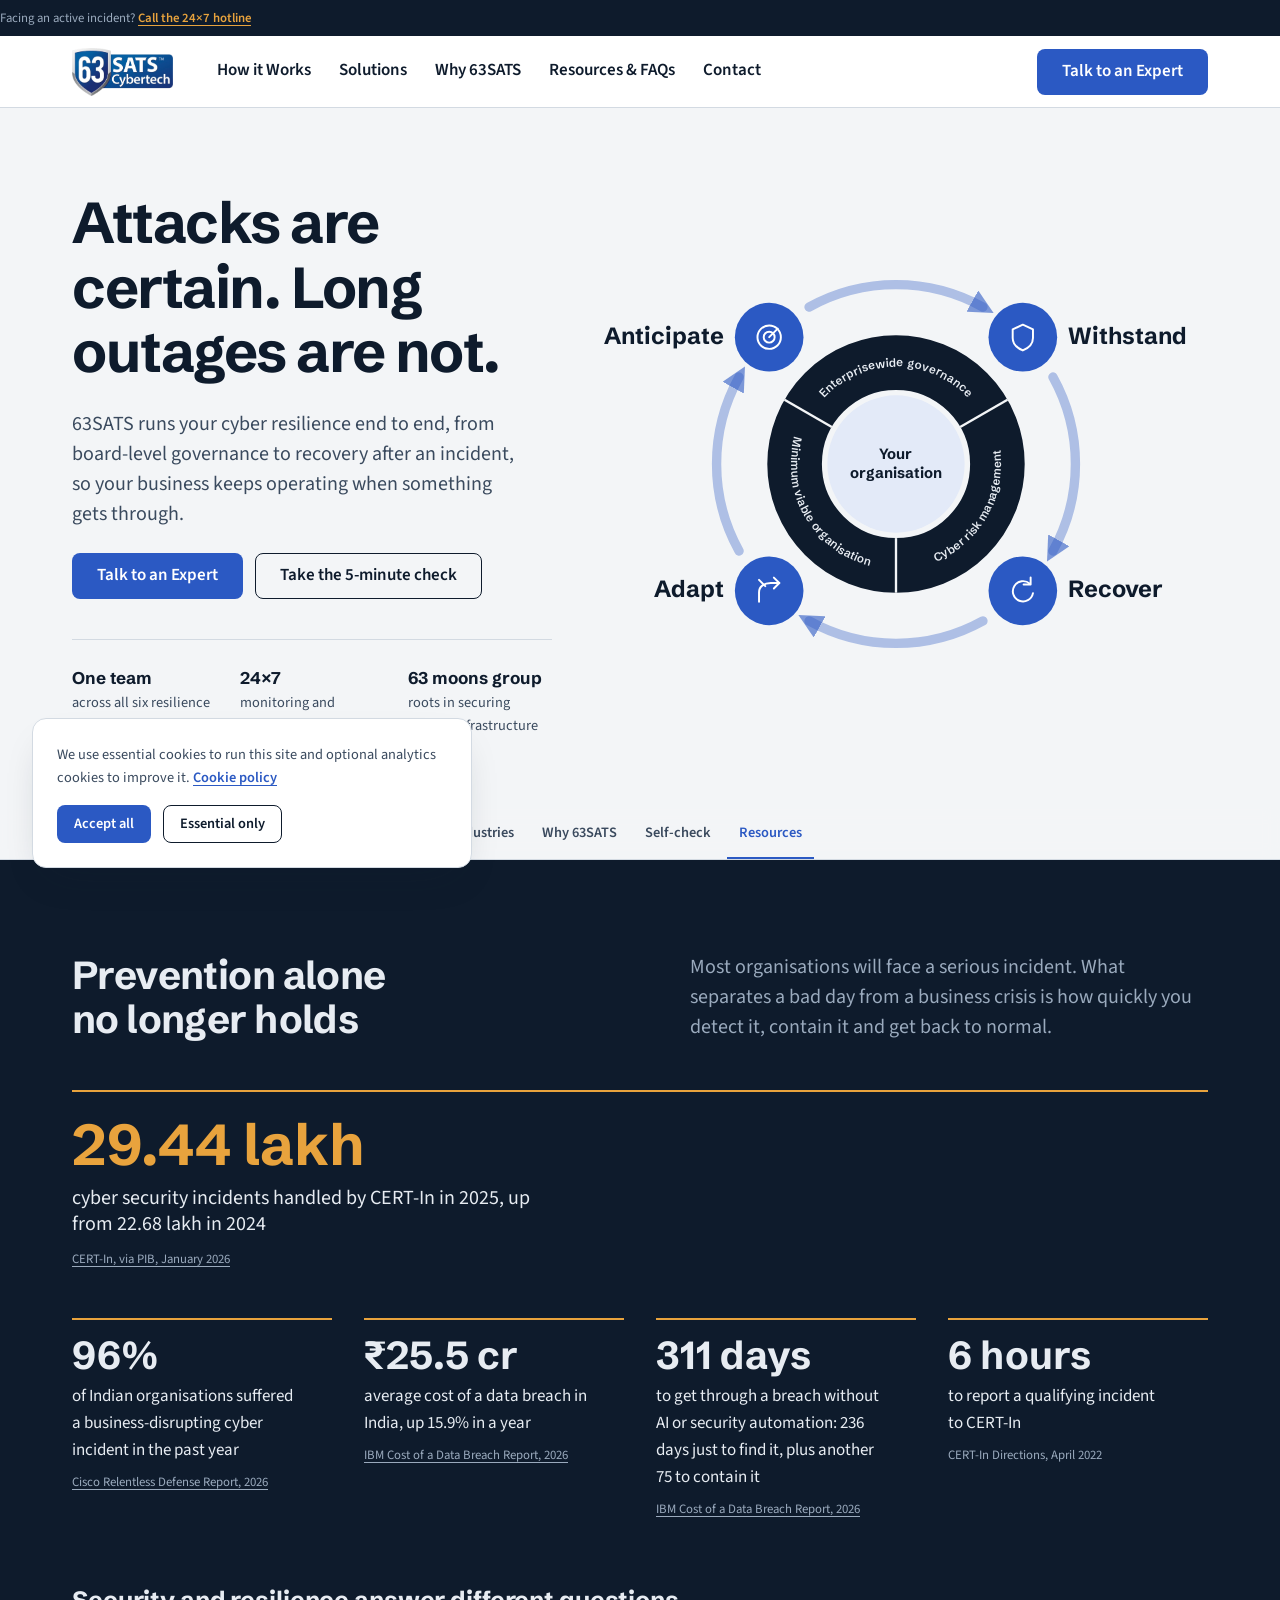
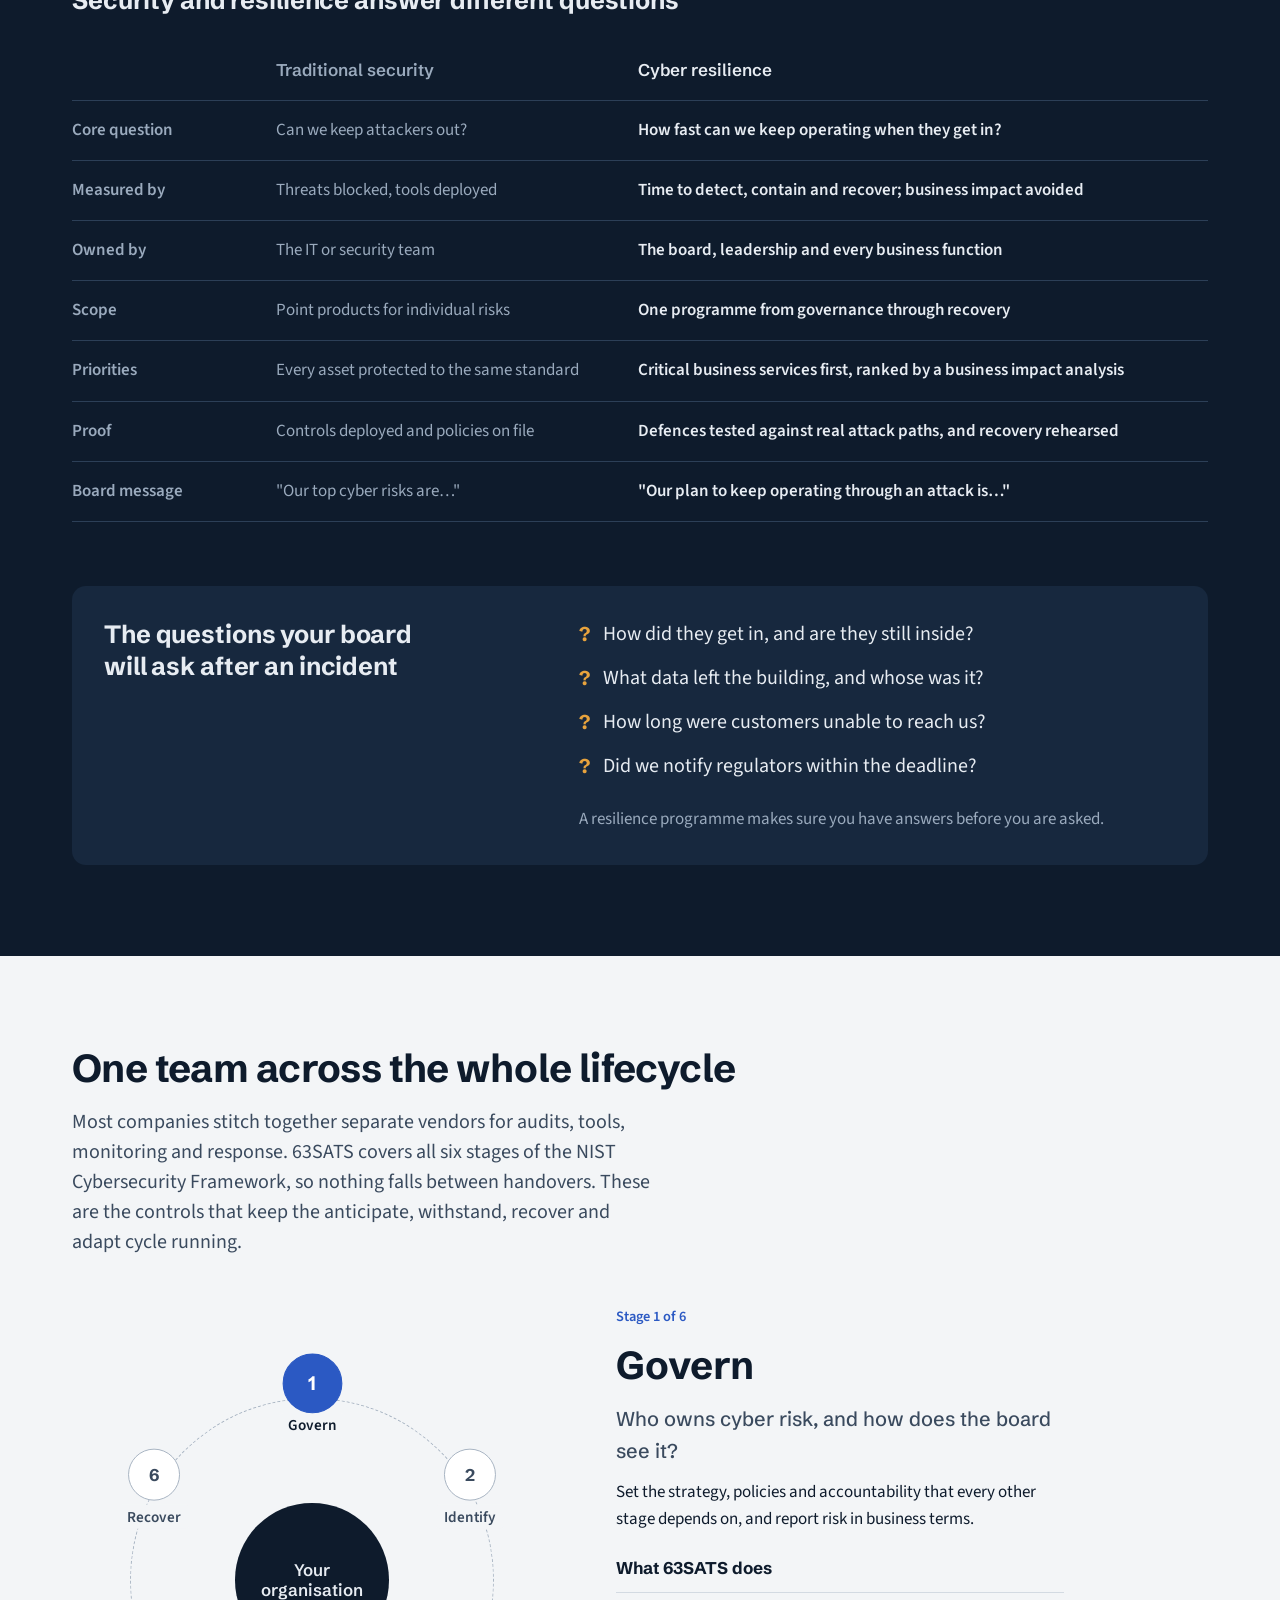
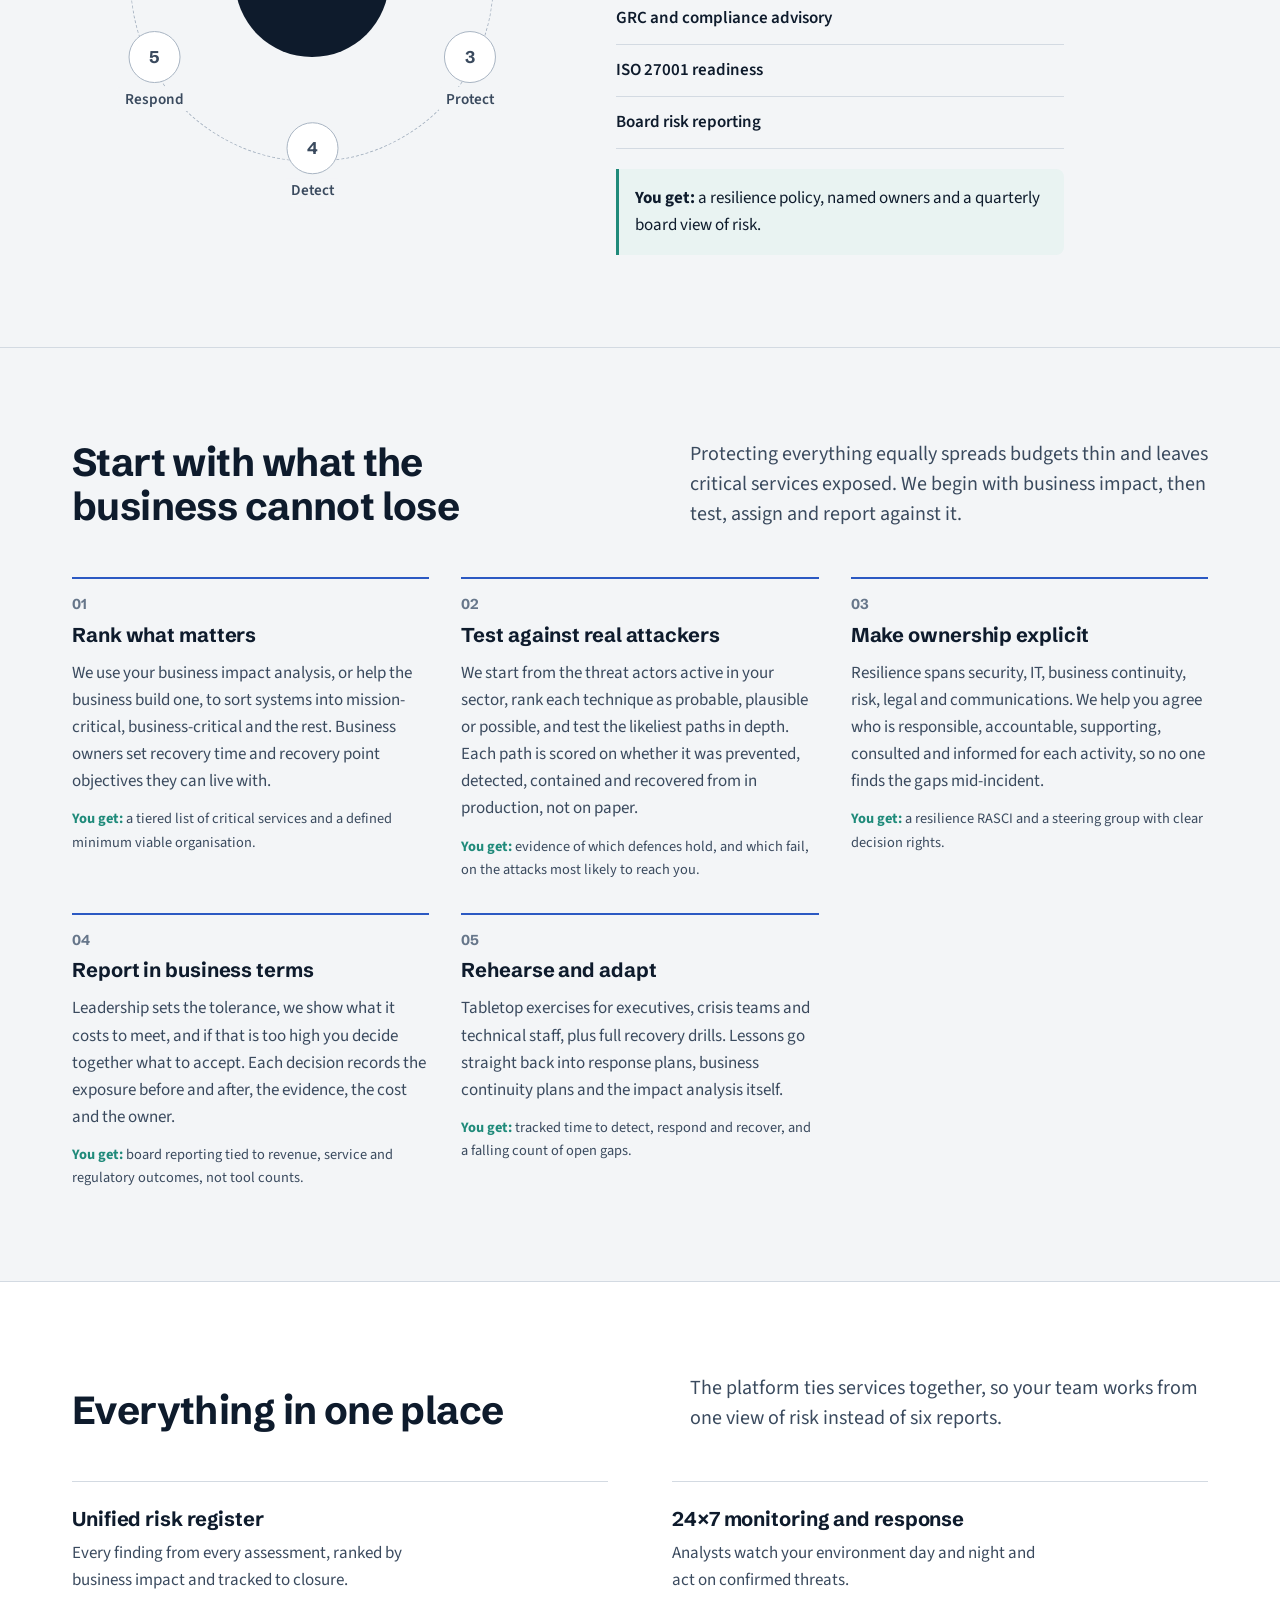
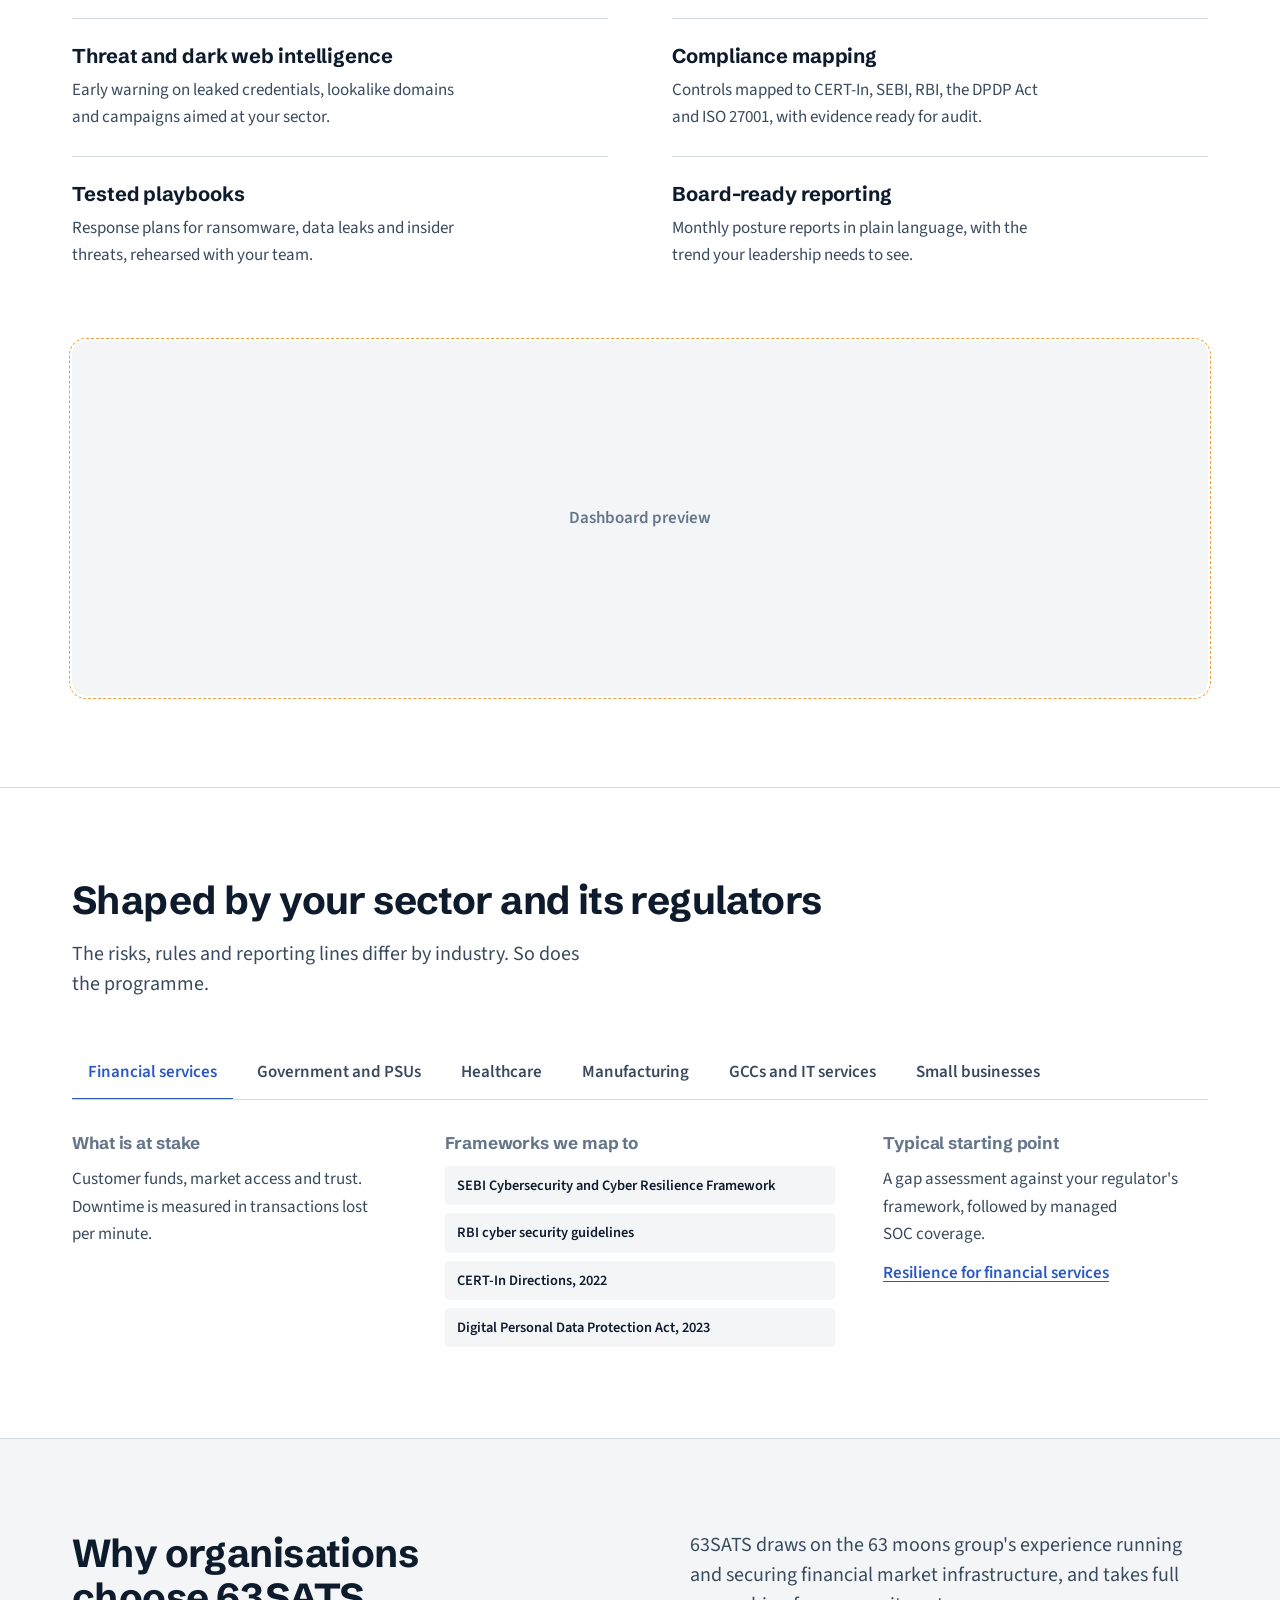
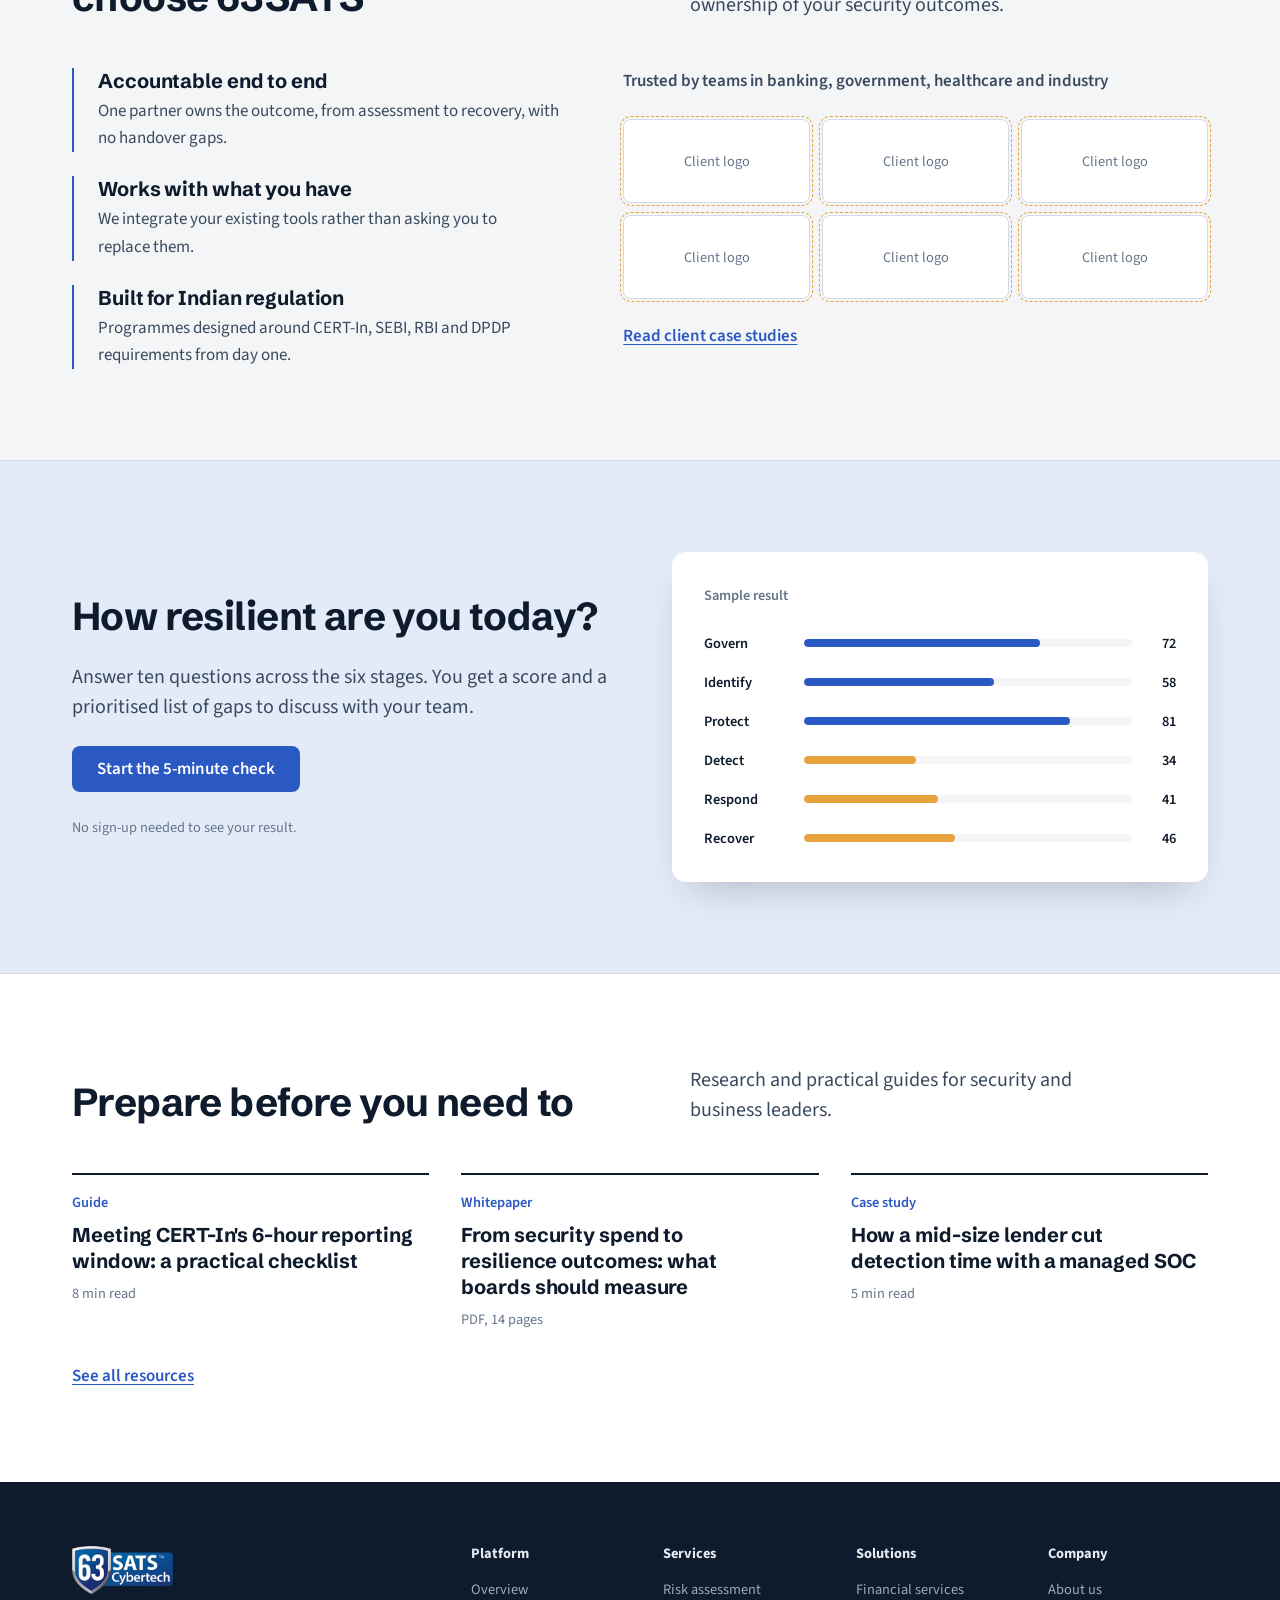
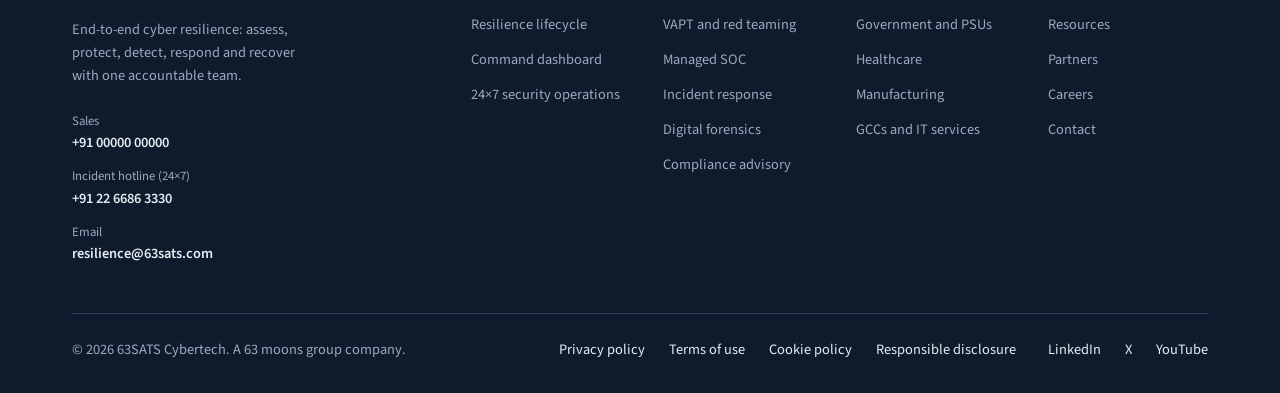
<file: index.html>
<!doctype html>
<html lang="en-IN">
<head>
  <meta charset="utf-8">
  <meta name="viewport" content="width=device-width, initial-scale=1">

  <title>Cyber Resilience, End to End | 63SATS</title>
  <meta name="description" content="63SATS runs your cyber resilience end to end: governance, risk assessment, protection, 24×7 detection, incident response and recovery, delivered by one accountable team.">

  <!-- Social sharing — TODO(content): add og:image once brand assets exist -->
  <meta property="og:title" content="Cyber Resilience, End to End | 63SATS">
  <meta property="og:description" content="Assess, protect, detect, respond and recover with one accountable team.">
  <meta property="og:type" content="website">

  <!-- Fonts -->
  <link rel="preconnect" href="https://fonts.googleapis.com">
  <link rel="preconnect" href="https://fonts.gstatic.com" crossorigin>
  <link rel="stylesheet" href="https://fonts.googleapis.com/css2?family=Schibsted+Grotesk:wght@500;600;700;800&family=Source+Sans+3:wght@400;600;700&display=swap">

  <!-- Styles -->
  <link rel="stylesheet" href="/assets/css/main.css">

  <!-- Scripts -->
  <script type="module" src="/assets/js/main.js"></script>
</head>

<body>
  <a class="skip-link" href="#main">Skip to content</a>

  <!-- Header: rendered from assets/js/data/navigation.js -->
  <header data-component="site-header"></header>

  <main id="main">

    <!-- =====================================================================
         HERO
         ===================================================================== -->
    <section class="hero" id="overview" aria-labelledby="hero-title">
      <div class="container hero__inner">
        <div class="hero__content">
          <h1 class="hero__title" id="hero-title">Attacks are certain. Long outages are not.</h1>
          <p class="lead hero__lead">
            63SATS runs your cyber resilience end to end, from board-level governance to recovery after an
            incident, so your business keeps operating when something gets through.
          </p>
          <div class="button-row">
            <a class="button button--primary" href="/pages/contact.html">Talk to an Expert</a>
            <a class="button button--secondary" href="#assessment">Take the 5-minute check</a>
          </div>

          <!-- TODO(content): confirm each proof point with 63SATS before launch -->
          <ul class="hero__facts" role="list">
            <li><strong>One team</strong> across all six resilience stages</li>
            <li><strong>24×7</strong> monitoring and incident response</li>
            <li><strong>63 moons group</strong> roots in securing market infrastructure</li>
          </ul>
        </div>

        <!-- Resilience cycle: four stages around three foundations and the organisation.
             Colours come from CSS classes in sections/hero.css. -->
        <figure class="hero__visual hero__visual--framework">
          <svg class="cycle" viewBox="-100 0 800 600" role="img" aria-labelledby="cycle-title cycle-desc">
            <title id="cycle-title">The cyber resilience cycle</title>
            <desc id="cycle-desc">Anticipate, Withstand, Recover and Adapt form a continuous cycle around your organisation, supported by enterprisewide governance, cyber risk management and a minimum viable organisation.</desc>
            <defs>
              <marker id="cycle-arrow" viewBox="0 0 10 10" refX="5" refY="5" markerWidth="2.6" markerHeight="2.6" orient="auto-start-reverse">
                <path class="cycle__arrowhead" d="M0 0 L10 5 L0 10 Z"/>
              </marker>
              <path id="cycle-text-gov"  d="M197.6 228.3 A125 125 0 0 1 402.4 228.3"/>
              <path id="cycle-text-risk" d="M311.8 434.5 A135 135 0 0 0 422.4 242.9"/>
              <path id="cycle-text-mvo"  d="M177.6 242.9 A135 135 0 0 0 288.2 434.5"/>
            </defs>

            <!-- Outer cycle, clockwise -->
            <g class="cycle__arcs" marker-end="url(#cycle-arrow)">
              <path d="M188.5 98.8 A230 230 0 0 1 411.5 98.8"/>
              <path d="M501.2 188.5 A230 230 0 0 1 501.2 411.5"/>
              <path d="M411.5 501.2 A230 230 0 0 1 188.5 501.2"/>
              <path d="M98.8 411.5 A230 230 0 0 1 98.8 188.5"/>
            </g>

            <!-- Foundations ring -->
            <circle class="cycle__ring" cx="300" cy="300" r="130"/>
            <g class="cycle__dividers">
              <line x1="217.7" y1="252.5" x2="157.1" y2="217.5"/>
              <line x1="382.3" y1="252.5" x2="442.9" y2="217.5"/>
              <line x1="300" y1="395" x2="300" y2="465"/>
            </g>
            <text class="cycle__ring-label"><textPath href="#cycle-text-gov" startOffset="50%" text-anchor="middle">Enterprisewide governance</textPath></text>
            <text class="cycle__ring-label"><textPath href="#cycle-text-risk" startOffset="50%" text-anchor="middle">Cyber risk management</textPath></text>
            <text class="cycle__ring-label"><textPath href="#cycle-text-mvo" startOffset="50%" text-anchor="middle">Minimum viable organisation</textPath></text>

            <!-- Core -->
            <circle class="cycle__core" cx="300" cy="300" r="88"/>
            <text class="cycle__core-label" x="300" y="294" text-anchor="middle">Your</text>
            <text class="cycle__core-label" x="300" y="318" text-anchor="middle">organisation</text>

            <!-- Stage nodes with icons -->
            <g class="cycle__node" transform="translate(137.4 137.4)">
              <circle r="44"/>
              <g class="cycle__icon"><circle r="15"/><circle r="7"/><path d="M0 0 L11 -11"/></g>
            </g>
            <g class="cycle__node" transform="translate(462.6 137.4)">
              <circle r="44"/>
              <g class="cycle__icon"><path d="M0 -16 L13 -10 V1 C13 9 7 14 0 17 C-7 14 -13 9 -13 1 V-10 Z"/></g>
            </g>
            <g class="cycle__node" transform="translate(462.6 462.6)">
              <circle r="44"/>
              <g class="cycle__icon"><path d="M13 3 A13 13 0 1 1 9 -9"/><path d="M10 -17 V-8 H1"/></g>
            </g>
            <g class="cycle__node" transform="translate(137.4 462.6)">
              <circle r="44"/>
              <g class="cycle__icon"><path d="M-13 14 V2 C-13 -6 -6 -10 2 -10 H13"/><path d="M6 -17 L13 -10 L6 -3"/><path d="M-13 -14 L-5 -6"/></g>
            </g>

            <!-- Stage labels -->
            <text class="cycle__stage" x="79"  y="146" text-anchor="end">Anticipate</text>
            <text class="cycle__stage" x="521" y="146">Withstand</text>
            <text class="cycle__stage" x="521" y="471">Recover</text>
            <text class="cycle__stage" x="79"  y="471" text-anchor="end">Adapt</text>
          </svg>
        </figure>
      </div>
    </section>

    <!-- =====================================================================
         IN-PAGE SECTION NAV (sticky, scroll-spy in js/modules/section-nav.js)
         Keep these links in the same order as the sections below.
         ===================================================================== -->
    <nav class="section-nav" aria-label="On this page" data-section-nav>
      <div class="container">
        <ul class="section-nav__list" role="list" data-section-nav-scroller>
          <li><a class="section-nav__link" href="#why-resilience">Why resilience</a></li>
          <li><a class="section-nav__link" href="#lifecycle">Lifecycle</a></li>
          <li><a class="section-nav__link" href="#approach">Approach</a></li>
          <li><a class="section-nav__link" href="#capabilities">Platform</a></li>
          <li><a class="section-nav__link" href="#industries">Industries</a></li>
          <li><a class="section-nav__link" href="#proof">Why 63SATS</a></li>
          <li><a class="section-nav__link" href="#assessment">Self-check</a></li>
          <li><a class="section-nav__link" href="#resources">Resources</a></li>
        </ul>
      </div>
    </nav>

    <!-- =====================================================================
         1. WHY RESILIENCE — the need (dark band)
         ===================================================================== -->
    <section class="section section--dark why" id="why-resilience" aria-labelledby="why-title">
      <div class="container">
        <header class="section-header section-header--split">
          <h2 id="why-title">Prevention alone no longer holds</h2>
          <p class="lead">
            Most organisations will face a serious incident. What separates a bad day from a business
            crisis is how quickly you detect it, contain it and get back to normal.
          </p>
        </header>

        <div class="why__headline-stat">
          <p class="why__headline-value">29.44 lakh</p>
          <p class="why__headline-label">cyber security incidents handled by CERT-In in 2025, up from 22.68 lakh in 2024</p>
          <p class="why__source"><a href="https://static.pib.gov.in/WriteReadData/specificdocs/documents/2026/jan/doc2026123764501.pdf" target="_blank" rel="noopener">CERT-In, via PIB, January 2026</a></p>
        </div>

        <ul class="why__stats" role="list">
          <li class="why__stat">
            <p class="why__value">96%</p>
            <p class="why__label">of Indian organisations suffered a business-disrupting cyber incident in the past year</p>
            <p class="why__source"><a href="https://www.cisco.com/c/m/en_us/solutions/security/cybersecurity-reports/relentless-defense-report.html" target="_blank" rel="noopener">Cisco Relentless Defense Report, 2026</a></p>
          </li>
          <li class="why__stat">
            <p class="why__value">₹25.5 cr</p>
            <p class="why__label">average cost of a data breach in India, up 15.9% in a year</p>
            <p class="why__source"><a href="https://in.newsroom.ibm.com/India-Records-its-Highest-Average-Cost-of-a-Data-Breach-2026" target="_blank" rel="noopener">IBM Cost of a Data Breach Report, 2026</a></p>
          </li>
          <li class="why__stat">
            <p class="why__value">311 days</p>
            <p class="why__label">to get through a breach without AI or security automation: 236 days just to find it, plus another 75 to contain it</p>
            <p class="why__source"><a href="https://in.newsroom.ibm.com/India-Records-its-Highest-Average-Cost-of-a-Data-Breach-2026" target="_blank" rel="noopener">IBM Cost of a Data Breach Report, 2026</a></p>
          </li>
          <li class="why__stat">
            <p class="why__value">6 hours</p>
            <p class="why__label">to report a qualifying incident to CERT-In</p>
            <p class="why__source">CERT-In Directions, April 2022</p>
          </li>
        </ul>

        <div class="why__compare">
          <h3 class="why__compare-title">Security and resilience answer different questions</h3>
          <div class="why__table-wrap">
            <table class="why__table">
              <thead>
                <tr>
                  <th scope="col"><span class="visually-hidden">Dimension</span></th>
                  <th scope="col">Traditional security</th>
                  <th scope="col">Cyber resilience</th>
                </tr>
              </thead>
              <tbody>
                <tr>
                  <th scope="row">Core question</th>
                  <td>Can we keep attackers out?</td>
                  <td>How fast can we keep operating when they get in?</td>
                </tr>
                <tr>
                  <th scope="row">Measured by</th>
                  <td>Threats blocked, tools deployed</td>
                  <td>Time to detect, contain and recover; business impact avoided</td>
                </tr>
                <tr>
                  <th scope="row">Owned by</th>
                  <td>The IT or security team</td>
                  <td>The board, leadership and every business function</td>
                </tr>
                <tr>
                  <th scope="row">Scope</th>
                  <td>Point products for individual risks</td>
                  <td>One programme from governance through recovery</td>
                </tr>
                <tr>
                  <th scope="row">Priorities</th>
                  <td>Every asset protected to the same standard</td>
                  <td>Critical business services first, ranked by a business impact analysis</td>
                </tr>
                <tr>
                  <th scope="row">Proof</th>
                  <td>Controls deployed and policies on file</td>
                  <td>Defences tested against real attack paths, and recovery rehearsed</td>
                </tr>
                <tr>
                  <th scope="row">Board message</th>
                  <td>"Our top cyber risks are…"</td>
                  <td>"Our plan to keep operating through an attack is…"</td>
                </tr>
              </tbody>
            </table>
          </div>
        </div>

        <div class="why__questions">
          <h3>The questions your board will ask after an incident</h3>
          <ul class="why__question-list" role="list">
            <li>How did they get in, and are they still inside?</li>
            <li>What data left the building, and whose was it?</li>
            <li>How long were customers unable to reach us?</li>
            <li>Did we notify regulators within the deadline?</li>
          </ul>
          <p class="why__answer">A resilience programme makes sure you have answers before you are asked.</p>
        </div>
      </div>
    </section>

    <!-- =====================================================================
         2. RESILIENCE LIFECYCLE — end-to-end coverage (signature section)
         Orbit tabs: each button is a stage; positions set by --angle.
         Stage names follow the six functions of NIST CSF 2.0.
         ===================================================================== -->
    <section class="section lifecycle" id="lifecycle" aria-labelledby="lifecycle-title">
      <div class="container">
        <header class="section-header">
          <h2 id="lifecycle-title">One team across the whole lifecycle</h2>
          <p class="lead">
            Most companies stitch together separate vendors for audits, tools, monitoring and response.
            63SATS covers all six stages of the NIST Cybersecurity Framework, so nothing falls between handovers.
            These are the controls that keep the anticipate, withstand, recover and adapt cycle running.
          </p>
        </header>

        <div class="lifecycle__layout" data-tabs>

          <!-- Orbit tablist -->
          <div class="lifecycle__orbit">
            <div class="lifecycle__core" aria-hidden="true">
              <span>Your</span>
              <span>organisation</span>
            </div>
            <div class="lifecycle__tabs" role="tablist" aria-label="Resilience lifecycle stages">
              <button class="lifecycle__tab" role="tab" type="button" id="tab-govern"   aria-controls="panel-govern"   aria-selected="true"  style="--angle: 0deg"><span class="lifecycle__tab-step">1</span><span class="lifecycle__tab-name">Govern</span></button>
              <button class="lifecycle__tab" role="tab" type="button" id="tab-identify" aria-controls="panel-identify" aria-selected="false" style="--angle: 60deg"><span class="lifecycle__tab-step">2</span><span class="lifecycle__tab-name">Identify</span></button>
              <button class="lifecycle__tab" role="tab" type="button" id="tab-protect"  aria-controls="panel-protect"  aria-selected="false" style="--angle: 120deg"><span class="lifecycle__tab-step">3</span><span class="lifecycle__tab-name">Protect</span></button>
              <button class="lifecycle__tab" role="tab" type="button" id="tab-detect"   aria-controls="panel-detect"   aria-selected="false" style="--angle: 180deg"><span class="lifecycle__tab-step">4</span><span class="lifecycle__tab-name">Detect</span></button>
              <button class="lifecycle__tab" role="tab" type="button" id="tab-respond"  aria-controls="panel-respond"  aria-selected="false" style="--angle: 240deg"><span class="lifecycle__tab-step">5</span><span class="lifecycle__tab-name">Respond</span></button>
              <button class="lifecycle__tab" role="tab" type="button" id="tab-recover"  aria-controls="panel-recover"  aria-selected="false" style="--angle: 300deg"><span class="lifecycle__tab-step">6</span><span class="lifecycle__tab-name">Recover</span></button>
            </div>
          </div>

          <!-- Panels: one per stage. Keep the same structure in each. -->
          <div class="lifecycle__panels">

            <article class="lifecycle__panel" role="tabpanel" id="panel-govern" aria-labelledby="tab-govern" tabindex="0">
              <p class="lifecycle__step">Stage 1 of 6</p>
              <h3 class="lifecycle__name">Govern</h3>
              <p class="lifecycle__question">Who owns cyber risk, and how does the board see it?</p>
              <p>Set the strategy, policies and accountability that every other stage depends on, and report risk in business terms.</p>
              <h4 class="lifecycle__subhead">What 63SATS does</h4>
              <ul class="lifecycle__services" role="list">
                <li><a href="/pages/services/grc-advisory.html">GRC and compliance advisory</a></li>
                <li><a href="/pages/services/iso-27001.html">ISO 27001 readiness</a></li>
                <li><a href="/pages/services/board-reporting.html">Board risk reporting</a></li>
              </ul>
              <p class="lifecycle__outcome"><strong>You get:</strong> a resilience policy, named owners and a quarterly board view of risk.</p>
            </article>

            <article class="lifecycle__panel" role="tabpanel" id="panel-identify" aria-labelledby="tab-identify" tabindex="0" hidden>
              <p class="lifecycle__step">Stage 2 of 6</p>
              <h3 class="lifecycle__name">Identify</h3>
              <p class="lifecycle__question">What do we have, and where are we exposed?</p>
              <p>Map critical assets, data and suppliers, then test them the way a real attacker would.</p>
              <h4 class="lifecycle__subhead">What 63SATS does</h4>
              <ul class="lifecycle__services" role="list">
                <li><a href="/pages/services/risk-assessment.html">Cyber risk assessment</a></li>
                <li><a href="/pages/services/vapt.html">Vulnerability assessment and penetration testing</a></li>
                <li><a href="/pages/services/red-team.html">Red team assessment</a></li>
                <li><a href="/pages/services/secure-code-audit.html">Secure code audit</a></li>
              </ul>
              <p class="lifecycle__outcome"><strong>You get:</strong> a ranked list of exposures, tied to the business processes they affect.</p>
            </article>

            <article class="lifecycle__panel" role="tabpanel" id="panel-protect" aria-labelledby="tab-protect" tabindex="0" hidden>
              <p class="lifecycle__step">Stage 3 of 6</p>
              <h3 class="lifecycle__name">Protect</h3>
              <p class="lifecycle__question">Are the right safeguards in place, and working?</p>
              <p>Close the gaps found in assessment across endpoints, mobile devices, cloud and email.</p>
              <h4 class="lifecycle__subhead">What 63SATS does</h4>
              <ul class="lifecycle__services" role="list">
                <li><a href="/pages/services/endpoint-protection.html">Endpoint and malware protection</a></li>
                <li><a href="/pages/services/mobile-threat-defence.html">Mobile threat defence</a></li>
                <li><a href="/pages/services/cloud-security.html">Cloud security</a></li>
                <li><a href="/pages/services/email-security.html">Email security</a></li>
              </ul>
              <p class="lifecycle__outcome"><strong>You get:</strong> fewer ways in, and controls that are checked rather than assumed.</p>
            </article>

            <article class="lifecycle__panel" role="tabpanel" id="panel-detect" aria-labelledby="tab-detect" tabindex="0" hidden>
              <p class="lifecycle__step">Stage 4 of 6</p>
              <h3 class="lifecycle__name">Detect</h3>
              <p class="lifecycle__question">Would we notice an attacker today?</p>
              <p>Watch your environment around the clock and catch leaked credentials and impersonation outside it.</p>
              <h4 class="lifecycle__subhead">What 63SATS does</h4>
              <ul class="lifecycle__services" role="list">
                <li><a href="/pages/services/managed-soc.html">Managed security operations centre</a></li>
                <li><a href="/pages/services/threat-intelligence.html">Threat intelligence</a></li>
                <li><a href="/pages/services/brand-monitoring.html">Brand and credential monitoring</a></li>
              </ul>
              <p class="lifecycle__outcome"><strong>You get:</strong> alerts triaged by analysts, not dumped on your team.</p>
            </article>

            <article class="lifecycle__panel" role="tabpanel" id="panel-respond" aria-labelledby="tab-respond" tabindex="0" hidden>
              <p class="lifecycle__step">Stage 5 of 6</p>
              <h3 class="lifecycle__name">Respond</h3>
              <p class="lifecycle__question">When it happens, who does what in the first hour?</p>
              <p>Contain the incident, preserve evidence and meet regulatory reporting deadlines.</p>
              <h4 class="lifecycle__subhead">What 63SATS does</h4>
              <ul class="lifecycle__services" role="list">
                <li><a href="/pages/services/incident-response.html">Incident response</a></li>
                <li><a href="/pages/services/digital-forensics.html">Digital forensic investigation</a></li>
              </ul>
              <p class="lifecycle__outcome"><strong>You get:</strong> a responder on call, a tested playbook and evidence that stands up.</p>
            </article>

            <article class="lifecycle__panel" role="tabpanel" id="panel-recover" aria-labelledby="tab-recover" tabindex="0" hidden>
              <p class="lifecycle__step">Stage 6 of 6</p>
              <h3 class="lifecycle__name">Recover</h3>
              <p class="lifecycle__question">How quickly are we back to normal, and stronger?</p>
              <p>Restore critical operations in priority order, then fix the root cause so it cannot repeat.</p>
              <h4 class="lifecycle__subhead">What 63SATS does</h4>
              <ul class="lifecycle__services" role="list">
                <li><a href="/pages/services/business-continuity.html">Business continuity planning</a></li>
                <li><a href="/pages/services/crisis-simulation.html">Crisis simulation exercises</a></li>
                <li><a href="/pages/services/post-incident-hardening.html">Post-incident hardening</a></li>
              </ul>
              <p class="lifecycle__outcome"><strong>You get:</strong> recovery targets you have rehearsed, not just written down.</p>
            </article>

          </div>
        </div>
      </div>
    </section>

    <!-- =====================================================================
         3. APPROACH — how an engagement runs.
         TODO(content): confirm with 63SATS delivery.
         ===================================================================== -->
    <section class="section approach" id="approach" aria-labelledby="approach-title">
      <div class="container">
        <header class="section-header section-header--split">
          <h2 id="approach-title">Start with what the business cannot lose</h2>
          <p class="lead">
            Protecting everything equally spreads budgets thin and leaves critical services exposed.
            We begin with business impact, then test, assign and report against it.
          </p>
        </header>

        <ol class="approach__steps" role="list">
          <li class="approach__step">
            <h3>Rank what matters</h3>
            <p>We use your business impact analysis, or help the business build one, to sort systems into mission-critical, business-critical and the rest. Business owners set recovery time and recovery point objectives they can live with.</p>
            <p class="approach__output"><strong>You get:</strong> a tiered list of critical services and a defined minimum viable organisation.</p>
          </li>
          <li class="approach__step">
            <h3>Test against real attackers</h3>
            <p>We start from the threat actors active in your sector, rank each technique as probable, plausible or possible, and test the likeliest paths in depth. Each path is scored on whether it was prevented, detected, contained and recovered from in production, not on paper.</p>
            <p class="approach__output"><strong>You get:</strong> evidence of which defences hold, and which fail, on the attacks most likely to reach you.</p>
          </li>
          <li class="approach__step">
            <h3>Make ownership explicit</h3>
            <p>Resilience spans security, IT, business continuity, risk, legal and communications. We help you agree who is responsible, accountable, supporting, consulted and informed for each activity, so no one finds the gaps mid-incident.</p>
            <p class="approach__output"><strong>You get:</strong> a resilience RASCI and a steering group with clear decision rights.</p>
          </li>
          <li class="approach__step">
            <h3>Report in business terms</h3>
            <p>Leadership sets the tolerance, we show what it costs to meet, and if that is too high you decide together what to accept. Each decision records the exposure before and after, the evidence, the cost and the owner.</p>
            <p class="approach__output"><strong>You get:</strong> board reporting tied to revenue, service and regulatory outcomes, not tool counts.</p>
          </li>
          <li class="approach__step">
            <h3>Rehearse and adapt</h3>
            <p>Tabletop exercises for executives, crisis teams and technical staff, plus full recovery drills. Lessons go straight back into response plans, business continuity plans and the impact analysis itself.</p>
            <p class="approach__output"><strong>You get:</strong> tracked time to detect, respond and recover, and a falling count of open gaps.</p>
          </li>
        </ol>
      </div>
    </section>

    <!-- =====================================================================
         4. PLATFORM CAPABILITIES
         ===================================================================== -->
    <section class="section section--surface capabilities" id="capabilities" aria-labelledby="capabilities-title">
      <div class="container">
        <header class="section-header section-header--split">
          <h2 id="capabilities-title">Everything in one place</h2>
          <p class="lead">
            The platform ties services together, so your team works from one view of risk instead of six reports.
          </p>
        </header>

        <ul class="capabilities__list" role="list">
          <li class="capabilities__item">
            <h3>Unified risk register</h3>
            <p>Every finding from every assessment, ranked by business impact and tracked to closure.</p>
          </li>
          <li class="capabilities__item">
            <h3>24×7 monitoring and response</h3>
            <p>Analysts watch your environment day and night and act on confirmed threats.</p>
          </li>
          <li class="capabilities__item">
            <h3>Threat and dark web intelligence</h3>
            <p>Early warning on leaked credentials, lookalike domains and campaigns aimed at your sector.</p>
          </li>
          <li class="capabilities__item">
            <h3>Compliance mapping</h3>
            <p>Controls mapped to CERT-In, SEBI, RBI, the DPDP Act and ISO 27001, with evidence ready for audit.</p>
          </li>
          <li class="capabilities__item">
            <h3>Tested playbooks</h3>
            <p>Response plans for ransomware, data leaks and insider threats, rehearsed with your team.</p>
          </li>
          <li class="capabilities__item">
            <h3>Board-ready reporting</h3>
            <p>Monthly posture reports in plain language, with the trend your leadership needs to see.</p>
          </li>
        </ul>

        <!-- TODO(design): add a dashboard screenshot or interactive demo here -->
        <div class="capabilities__demo placeholder" role="img" aria-label="Platform dashboard preview, coming soon">
          <p>Dashboard preview</p>
        </div>
      </div>
    </section>

    <!-- =====================================================================
         5. INDUSTRIES
         ===================================================================== -->
    <section class="section section--surface industries" id="industries" aria-labelledby="industries-title">
      <div class="container">
        <header class="section-header">
          <h2 id="industries-title">Shaped by your sector and its regulators</h2>
          <p class="lead">The risks, rules and reporting lines differ by industry. So does the programme.</p>
        </header>

        <div class="tabs industries__tabs" data-tabs>
          <div class="tabs__list" role="tablist" aria-label="Industries">
            <button class="tabs__tab" role="tab" type="button" id="ind-tab-bfsi"   aria-controls="ind-panel-bfsi"   aria-selected="true">Financial services</button>
            <button class="tabs__tab" role="tab" type="button" id="ind-tab-gov"    aria-controls="ind-panel-gov"    aria-selected="false">Government and PSUs</button>
            <button class="tabs__tab" role="tab" type="button" id="ind-tab-health" aria-controls="ind-panel-health" aria-selected="false">Healthcare</button>
            <button class="tabs__tab" role="tab" type="button" id="ind-tab-mfg"    aria-controls="ind-panel-mfg"    aria-selected="false">Manufacturing</button>
            <button class="tabs__tab" role="tab" type="button" id="ind-tab-gcc"    aria-controls="ind-panel-gcc"    aria-selected="false">GCCs and IT services</button>
            <button class="tabs__tab" role="tab" type="button" id="ind-tab-smb"    aria-controls="ind-panel-smb"    aria-selected="false">Small businesses</button>
          </div>

          <!-- Each panel: stakes | regulations | starting point -->
          <div class="tabs__panel industries__panel" role="tabpanel" id="ind-panel-bfsi" aria-labelledby="ind-tab-bfsi" tabindex="0">
            <div class="industries__col">
              <h3>What is at stake</h3>
              <p>Customer funds, market access and trust. Downtime is measured in transactions lost per minute.</p>
            </div>
            <div class="industries__col">
              <h3>Frameworks we map to</h3>
              <ul role="list" class="industries__regs">
                <li>SEBI Cybersecurity and Cyber Resilience Framework</li>
                <li>RBI cyber security guidelines</li>
                <li>CERT-In Directions, 2022</li>
                <li>Digital Personal Data Protection Act, 2023</li>
              </ul>
            </div>
            <div class="industries__col">
              <h3>Typical starting point</h3>
              <p>A gap assessment against your regulator's framework, followed by managed SOC coverage.</p>
              <a class="link" href="/pages/solutions/bfsi.html">Resilience for financial services</a>
            </div>
          </div>

          <div class="tabs__panel industries__panel" role="tabpanel" id="ind-panel-gov" aria-labelledby="ind-tab-gov" tabindex="0" hidden>
            <div class="industries__col">
              <h3>What is at stake</h3>
              <p>Citizen services, sensitive records and critical infrastructure that cannot go offline.</p>
            </div>
            <div class="industries__col">
              <h3>Frameworks we map to</h3>
              <ul role="list" class="industries__regs">
                <li>CERT-In Directions, 2022</li>
                <li>NCIIPC guidelines for critical information infrastructure</li>
                <li>Digital Personal Data Protection Act, 2023</li>
              </ul>
            </div>
            <div class="industries__col">
              <h3>Typical starting point</h3>
              <p>Red team assessment of public-facing systems, then a tested incident response plan.</p>
              <a class="link" href="/pages/solutions/government.html">Resilience for government</a>
            </div>
          </div>

          <div class="tabs__panel industries__panel" role="tabpanel" id="ind-panel-health" aria-labelledby="ind-tab-health" tabindex="0" hidden>
            <div class="industries__col">
              <h3>What is at stake</h3>
              <p>Patient safety and health records. Ransomware can stop admissions and diagnostics.</p>
            </div>
            <div class="industries__col">
              <h3>Frameworks we map to</h3>
              <ul role="list" class="industries__regs">
                <li>Digital Personal Data Protection Act, 2023</li>
                <li>ABDM Health Data Management Policy</li>
                <li>CERT-In Directions, 2022</li>
              </ul>
            </div>
            <div class="industries__col">
              <h3>Typical starting point</h3>
              <p>Ransomware readiness review and backup recovery testing for clinical systems.</p>
              <a class="link" href="/pages/solutions/healthcare.html">Resilience for healthcare</a>
            </div>
          </div>

          <div class="tabs__panel industries__panel" role="tabpanel" id="ind-panel-mfg" aria-labelledby="ind-tab-mfg" tabindex="0" hidden>
            <div class="industries__col">
              <h3>What is at stake</h3>
              <p>Production lines, safety systems and supply commitments as factory networks connect to IT.</p>
            </div>
            <div class="industries__col">
              <h3>Frameworks we map to</h3>
              <ul role="list" class="industries__regs">
                <li>IEC 62443 for industrial control systems</li>
                <li>ISO 27001</li>
                <li>CERT-In Directions, 2022</li>
              </ul>
            </div>
            <div class="industries__col">
              <h3>Typical starting point</h3>
              <p>Mapping IT and plant-floor connections, then segmenting the networks that matter most.</p>
              <a class="link" href="/pages/solutions/manufacturing.html">Resilience for manufacturing</a>
            </div>
          </div>

          <div class="tabs__panel industries__panel" role="tabpanel" id="ind-panel-gcc" aria-labelledby="ind-tab-gcc" tabindex="0" hidden>
            <div class="industries__col">
              <h3>What is at stake</h3>
              <p>Client contracts and the parent company's trust, across fast-growing delivery centres.</p>
            </div>
            <div class="industries__col">
              <h3>Frameworks we map to</h3>
              <ul role="list" class="industries__regs">
                <li>ISO 27001 and SOC 2</li>
                <li>Client contractual security requirements</li>
                <li>Digital Personal Data Protection Act, 2023</li>
                <li>GDPR, where EU data is processed</li>
              </ul>
            </div>
            <div class="industries__col">
              <h3>Typical starting point</h3>
              <p>A controls baseline that scales with each new centre, plus 24×7 monitoring.</p>
              <a class="link" href="/pages/solutions/gcc-it.html">Resilience for GCCs</a>
            </div>
          </div>

          <div class="tabs__panel industries__panel" role="tabpanel" id="ind-panel-smb" aria-labelledby="ind-tab-smb" tabindex="0" hidden>
            <div class="industries__col">
              <h3>What is at stake</h3>
              <p>Cash flow and contracts with larger customers who now audit their suppliers' security.</p>
            </div>
            <div class="industries__col">
              <h3>Frameworks we map to</h3>
              <ul role="list" class="industries__regs">
                <li>CERT-In Directions, 2022</li>
                <li>Digital Personal Data Protection Act, 2023</li>
                <li>Supplier security questionnaires from customers</li>
              </ul>
            </div>
            <div class="industries__col">
              <h3>Typical starting point</h3>
              <p>A pre-configured protection bundle and a fixed-fee assessment, with no in-house team needed.</p>
              <a class="link" href="/pages/solutions/smb.html">Resilience for small businesses</a>
            </div>
          </div>
        </div>
      </div>
    </section>

    <!-- =====================================================================
         6. PROOF — why 63SATS
         ===================================================================== -->
    <section class="section proof" id="proof" aria-labelledby="proof-title">
      <div class="container">
        <header class="section-header section-header--split">
          <h2 id="proof-title">Why organisations choose 63SATS</h2>
          <p class="lead">
            <!-- TODO(content): verify heritage claims with 63SATS -->
            63SATS draws on the 63 moons group's experience running and securing financial market
            infrastructure, and takes full ownership of your security outcomes.
          </p>
        </header>

        <div class="proof__layout">
          <ul class="proof__points" role="list">
            <li>
              <h3>Accountable end to end</h3>
              <p>One partner owns the outcome, from assessment to recovery, with no handover gaps.</p>
            </li>
            <li>
              <h3>Works with what you have</h3>
              <p>We integrate your existing tools rather than asking you to replace them.</p>
            </li>
            <li>
              <h3>Built for Indian regulation</h3>
              <p>Programmes designed around CERT-In, SEBI, RBI and DPDP requirements from day one.</p>
            </li>
          </ul>

          <!-- TODO(content): replace tiles with approved client logos -->
          <div class="proof__clients">
            <p class="proof__clients-title">Trusted by teams in banking, government, healthcare and industry</p>
            <ul class="proof__logos" role="list">
              <li class="proof__logo placeholder">Client logo</li>
              <li class="proof__logo placeholder">Client logo</li>
              <li class="proof__logo placeholder">Client logo</li>
              <li class="proof__logo placeholder">Client logo</li>
              <li class="proof__logo placeholder">Client logo</li>
              <li class="proof__logo placeholder">Client logo</li>
            </ul>
            <a class="link" href="/pages/resources/case-studies.html">Read client case studies</a>
          </div>
        </div>
      </div>
    </section>

    <!-- =====================================================================
         7. SELF-ASSESSMENT CTA
         ===================================================================== -->
    <section class="section assessment" id="assessment" aria-labelledby="assessment-title">
      <div class="container assessment__inner">
        <div class="assessment__content">
          <h2 id="assessment-title">How resilient are you today?</h2>
          <p class="lead">
            Answer ten questions across the six stages. You get a score and a prioritised list of
            gaps to discuss with your team.
          </p>
          <div class="button-row">
            <a class="button button--primary" href="/pages/tools/resilience-assessment.html">Start the 5-minute check</a>
          </div>
          <p class="text-small text-muted">No sign-up needed to see your result.</p>
        </div>

        <!-- Illustrative sample result (not live data) -->
        <figure class="assessment__sample">
          <figcaption class="assessment__sample-title">Sample result</figcaption>
          <ul class="assessment__bars" role="list">
            <li style="--score: 72"><span>Govern</span><span class="assessment__bar"></span><span>72</span></li>
            <li style="--score: 58"><span>Identify</span><span class="assessment__bar"></span><span>58</span></li>
            <li style="--score: 81"><span>Protect</span><span class="assessment__bar"></span><span>81</span></li>
            <li style="--score: 34" class="is-low"><span>Detect</span><span class="assessment__bar"></span><span>34</span></li>
            <li style="--score: 41" class="is-low"><span>Respond</span><span class="assessment__bar"></span><span>41</span></li>
            <li style="--score: 46" class="is-low"><span>Recover</span><span class="assessment__bar"></span><span>46</span></li>
          </ul>
        </figure>
      </div>
    </section>

    <!-- =====================================================================
         8. RESOURCES
         ===================================================================== -->
    <section class="section section--surface resources" id="resources" aria-labelledby="resources-title">
      <div class="container">
        <header class="section-header section-header--split">
          <h2 id="resources-title">Prepare before you need to</h2>
          <p class="lead">Research and practical guides for security and business leaders.</p>
        </header>

        <!-- TODO(content): link to real articles once published -->
        <ul class="resources__list" role="list">
          <li class="resources__item">
            <p class="resources__type">Guide</p>
            <h3><a href="/pages/resources/articles.html">Meeting CERT-In's 6-hour reporting window: a practical checklist</a></h3>
            <p class="resources__meta">8 min read</p>
          </li>
          <li class="resources__item">
            <p class="resources__type">Whitepaper</p>
            <h3><a href="/pages/resources/whitepapers.html">From security spend to resilience outcomes: what boards should measure</a></h3>
            <p class="resources__meta">PDF, 14 pages</p>
          </li>
          <li class="resources__item">
            <p class="resources__type">Case study</p>
            <h3><a href="/pages/resources/case-studies.html">How a mid-size lender cut detection time with a managed SOC</a></h3>
            <p class="resources__meta">5 min read</p>
          </li>
        </ul>

        <a class="link" href="/pages/resources/articles.html">See all resources</a>
      </div>
    </section>

  </main>

  <!-- Footer: rendered from assets/js/data/navigation.js -->
  <footer data-component="site-footer"></footer>

  <!-- =======================================================================
       OVERLAYS
       ======================================================================= -->

  <!-- Cookie banner (shown once; choice stored by js/modules/cookie-banner.js) -->
  <div class="cookie-banner" role="region" aria-label="Cookie consent" data-cookie-banner hidden>
    <p>We use essential cookies to run this site and optional analytics cookies to improve it.
       <a class="link" href="/pages/legal/cookies.html">Cookie policy</a></p>
    <div class="button-row">
      <button class="button button--primary button--small" type="button" data-consent="all">Accept all</button>
      <button class="button button--secondary button--small" type="button" data-consent="essential">Essential only</button>
    </div>
  </div>
</body>
</html>
</file>
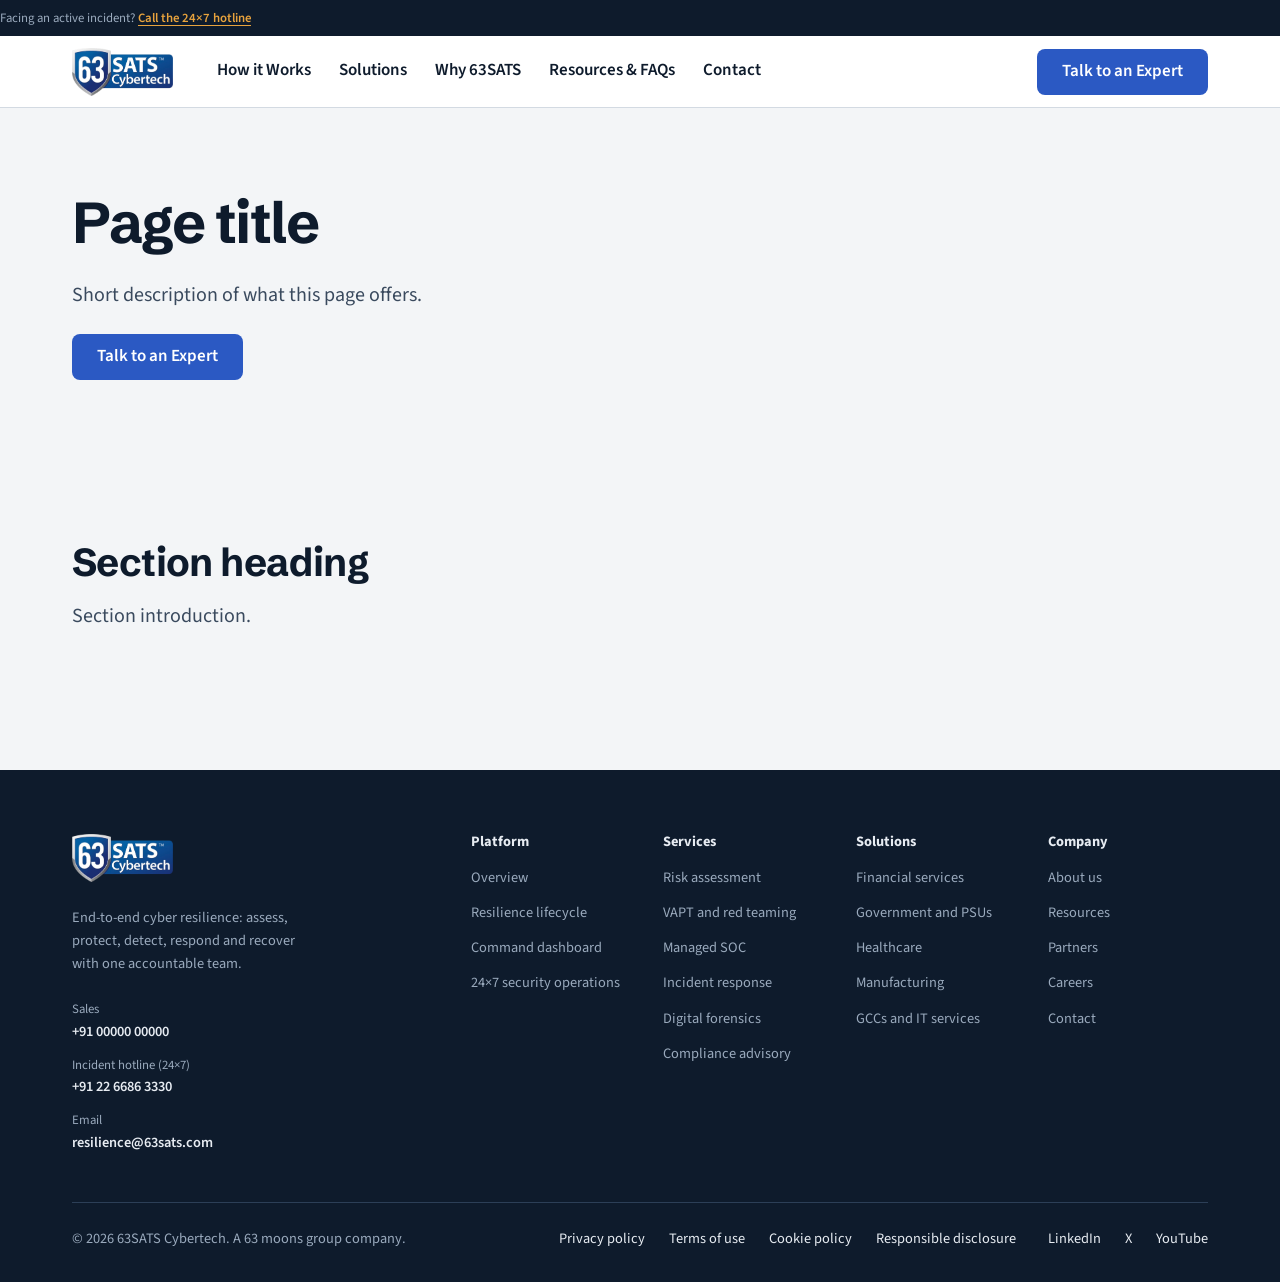
<file: pages/_page-template.html>
<!doctype html>
<!--
  PAGE TEMPLATE
  1. Copy this file to the path used in assets/js/data/navigation.js
     (e.g. pages/services/incident-response.html).
  2. Update <title>, meta description and the page hero.
  3. Add sections inside <main>. Reuse classes from assets/css/base/layout.css
     (.section, .section--surface, .section--dark, .section-header).
  4. Page-specific styles go in assets/css/sections/<name>.css, imported
     from assets/css/main.css.
  Header and footer render automatically from the navigation data.
-->
<html lang="en-IN">
<head>
  <meta charset="utf-8">
  <meta name="viewport" content="width=device-width, initial-scale=1">

  <title>Page title | 63SATS Cyber Resilience</title>
  <meta name="description" content="One-sentence summary of this page.">

  <link rel="preconnect" href="https://fonts.googleapis.com">
  <link rel="preconnect" href="https://fonts.gstatic.com" crossorigin>
  <link rel="stylesheet" href="https://fonts.googleapis.com/css2?family=Schibsted+Grotesk:wght@500;600;700;800&family=Source+Sans+3:wght@400;600;700&display=swap">

  <link rel="stylesheet" href="/assets/css/main.css">
  <script type="module" src="/assets/js/main.js"></script>
</head>

<body>
  <a class="skip-link" href="#main">Skip to content</a>

  <header data-component="site-header"></header>

  <main id="main">

    <!-- Page hero -->
    <section class="hero" aria-labelledby="page-title">
      <div class="container hero__inner">
        <div class="hero__content">
          <h1 class="hero__title" id="page-title">Page title</h1>
          <p class="lead">Short description of what this page offers.</p>
          <div class="button-row">
            <a class="button button--primary" href="/pages/contact.html">Talk to an Expert</a>
          </div>
        </div>
      </div>
    </section>

    <!-- Optional: in-page nav. Remove if the page is short.
    <nav class="section-nav" aria-label="On this page" data-section-nav>
      <div class="container">
        <ul class="section-nav__list" role="list" data-section-nav-scroller>
          <li><a class="section-nav__link" href="#section-one">Section one</a></li>
        </ul>
      </div>
    </nav>
    -->

    <!-- Section -->
    <section class="section" id="section-one" aria-labelledby="section-one-title">
      <div class="container">
        <header class="section-header">
          <h2 id="section-one-title">Section heading</h2>
          <p class="lead">Section introduction.</p>
        </header>
        <!-- Section content -->
      </div>
    </section>

  </main>

  <footer data-component="site-footer"></footer>
</body>
</html>
</file>
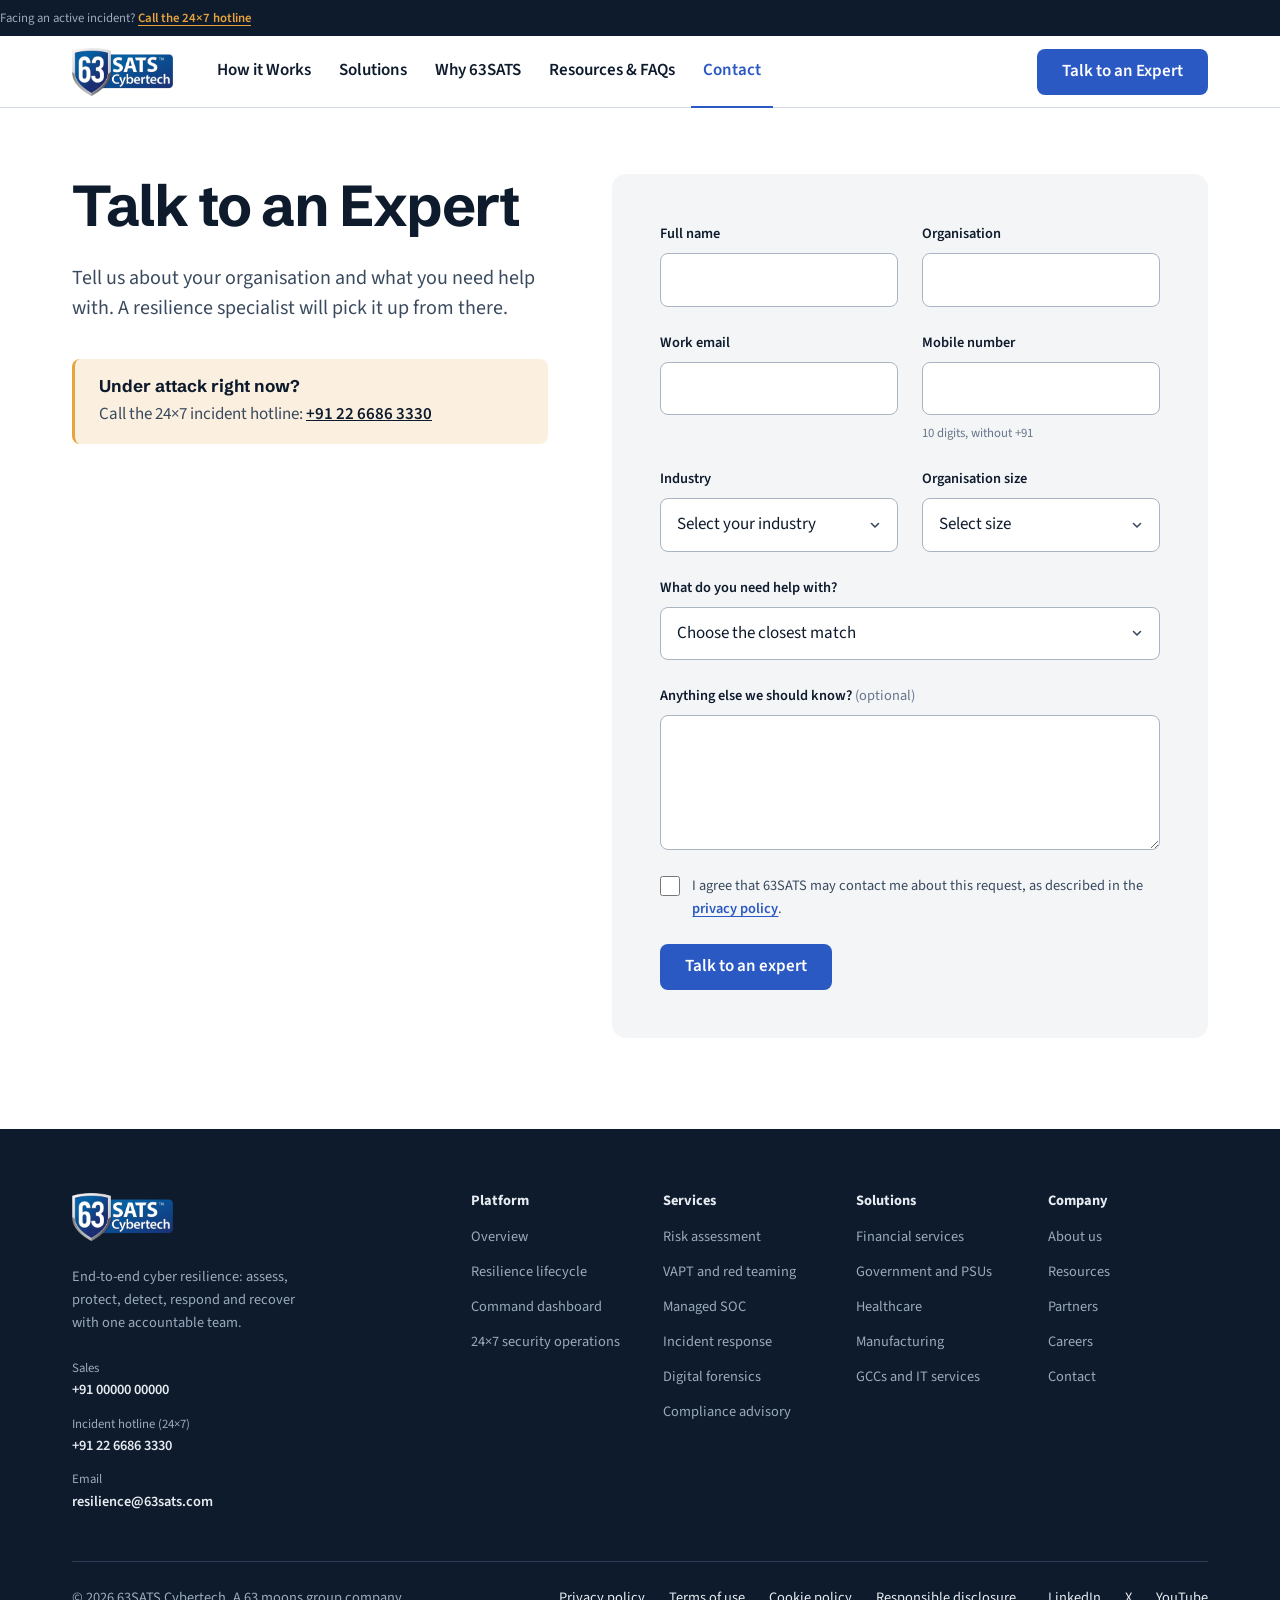
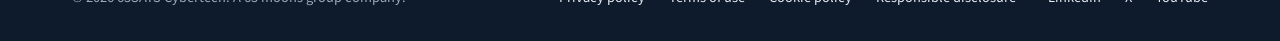
<file: pages/contact.html>
<!doctype html>
<html lang="en-IN">
<head>
  <meta charset="utf-8">
  <meta name="viewport" content="width=device-width, initial-scale=1">

  <title>Talk to an Expert | 63SATS Cyber Resilience</title>
  <meta name="description" content="Talk to a 63SATS resilience specialist, or call the 24×7 incident hotline if you are under attack.">

  <link rel="preconnect" href="https://fonts.googleapis.com">
  <link rel="preconnect" href="https://fonts.gstatic.com" crossorigin>
  <link rel="stylesheet" href="https://fonts.googleapis.com/css2?family=Schibsted+Grotesk:wght@500;600;700;800&family=Source+Sans+3:wght@400;600;700&display=swap">

  <link rel="stylesheet" href="/assets/css/main.css">
  <script type="module" src="/assets/js/main.js"></script>
</head>

<body>
  <a class="skip-link" href="#main">Skip to content</a>

  <header data-component="site-header"></header>

  <main id="main">

    <!-- Talk to an Expert: intro + incident hotline left, lead form right -->
    <section class="section section--surface contact contact-page" id="contact" aria-labelledby="page-title">
      <div class="container contact__inner">

        <div class="contact__intro contact-page__intro">
          <h1 class="contact-page__title" id="page-title">Talk to an Expert</h1>
          <p class="lead">
            Tell us about your organisation and what you need help with. A resilience specialist
            will pick it up from there.
          </p>

          <!-- Channels: value mirrors assets/js/data/site.js (TODO: keep in sync) -->
          <ul class="contact__channels" role="list">
            <li class="contact__channel contact__channel--urgent">
              <h2>Under attack right now?</h2>
              <p>Call the 24×7 incident hotline: <a href="tel:+912266863330">+91 22 6686 3330</a></p>
            </li>
          </ul>
        </div>

        <form class="form contact__form" data-lead-form="contact-section" novalidate>
          <div class="form__row">
            <div class="field">
              <label class="field__label" for="lead-name">Full name</label>
              <input class="field__control" id="lead-name" name="name" type="text" autocomplete="name" required>
              <p class="field__error" aria-live="polite"></p>
            </div>
            <div class="field">
              <label class="field__label" for="lead-org">Organisation</label>
              <input class="field__control" id="lead-org" name="organisation" type="text" autocomplete="organization" required>
              <p class="field__error" aria-live="polite"></p>
            </div>
          </div>

          <div class="form__row">
            <div class="field">
              <label class="field__label" for="lead-email">Work email</label>
              <input class="field__control" id="lead-email" name="email" type="email" autocomplete="email" required>
              <p class="field__error" aria-live="polite"></p>
            </div>
            <div class="field">
              <label class="field__label" for="lead-phone">Mobile number</label>
              <input class="field__control" id="lead-phone" name="phone" type="tel" inputmode="numeric" autocomplete="tel-national" pattern="[0-9]{10}" required>
              <p class="field__hint">10 digits, without +91</p>
              <p class="field__error" aria-live="polite"></p>
            </div>
          </div>

          <div class="form__row">
            <div class="field">
              <label class="field__label" for="lead-industry">Industry</label>
              <select class="field__control" id="lead-industry" name="industry" required>
                <option value="">Select your industry</option>
                <option>Banking and financial services</option>
                <option>Government and PSU</option>
                <option>Healthcare</option>
                <option>Manufacturing</option>
                <option>GCC or IT services</option>
                <option>Other</option>
              </select>
              <p class="field__error" aria-live="polite"></p>
            </div>
            <div class="field">
              <label class="field__label" for="lead-size">Organisation size</label>
              <select class="field__control" id="lead-size" name="size" required>
                <option value="">Select size</option>
                <option>Fewer than 50</option>
                <option>50 to 249</option>
                <option>250 to 999</option>
                <option>1,000 to 4,999</option>
                <option>5,000 or more</option>
              </select>
              <p class="field__error" aria-live="polite"></p>
            </div>
          </div>

          <div class="field">
            <label class="field__label" for="lead-need">What do you need help with?</label>
            <select class="field__control" id="lead-need" name="need" required>
              <option value="">Choose the closest match</option>
              <option>Understand where we stand</option>
              <option>Meet a regulatory requirement</option>
              <option>24×7 monitoring and response</option>
              <option>Recover from a recent incident</option>
              <option>Not sure yet</option>
            </select>
            <p class="field__error" aria-live="polite"></p>
          </div>

          <div class="field">
            <label class="field__label" for="lead-message">Anything else we should know? <span class="field__optional">(optional)</span></label>
            <textarea class="field__control" id="lead-message" name="message" rows="4"></textarea>
          </div>

          <div class="field field--check">
            <input id="lead-consent" name="consent" type="checkbox" required>
            <label for="lead-consent">I agree that 63SATS may contact me about this request, as described in the <a class="link" href="/pages/legal/privacy.html">privacy policy</a>.</label>
            <p class="field__error" aria-live="polite"></p>
          </div>

          <div class="button-row">
            <button class="button button--primary" type="submit">Talk to an expert</button>
          </div>
          <p class="form__status" data-form-status role="status"></p>
        </form>

      </div>
    </section>

  </main>

  <footer data-component="site-footer"></footer>
</body>
</html>
</file>
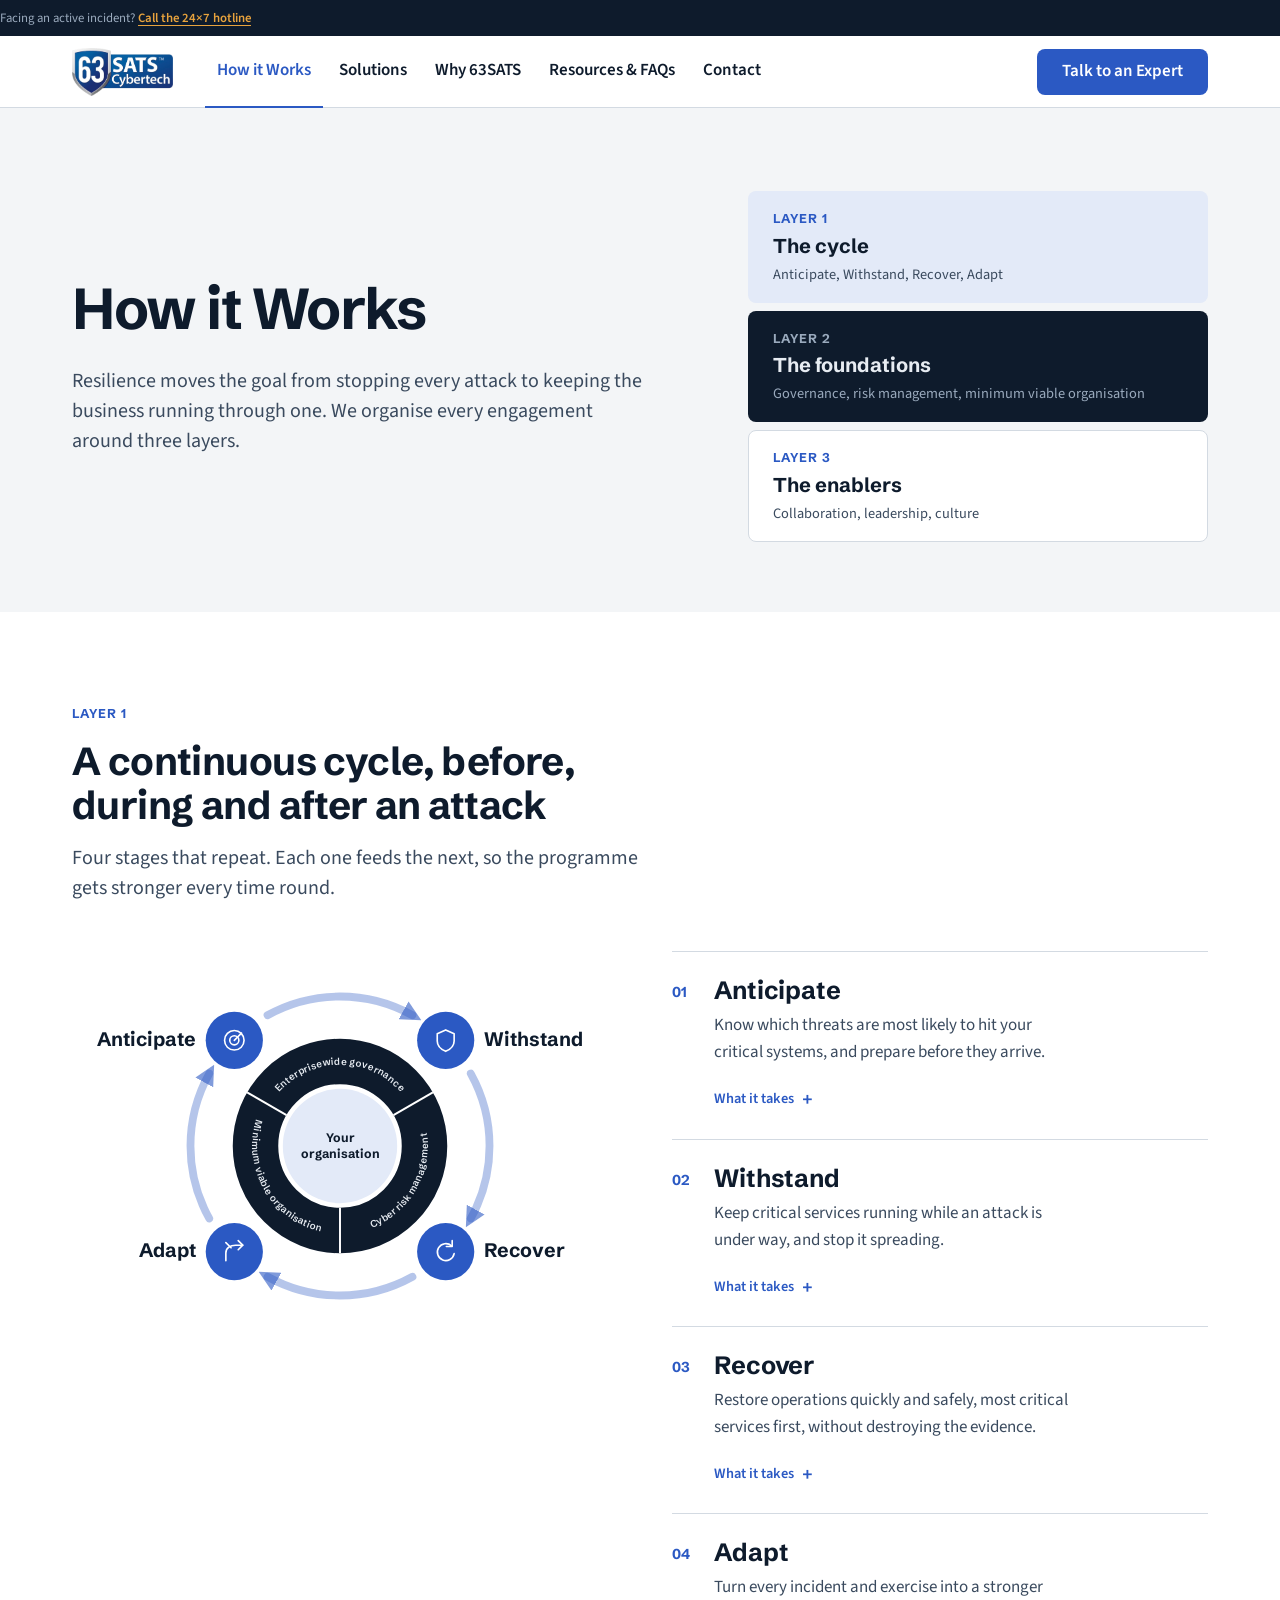
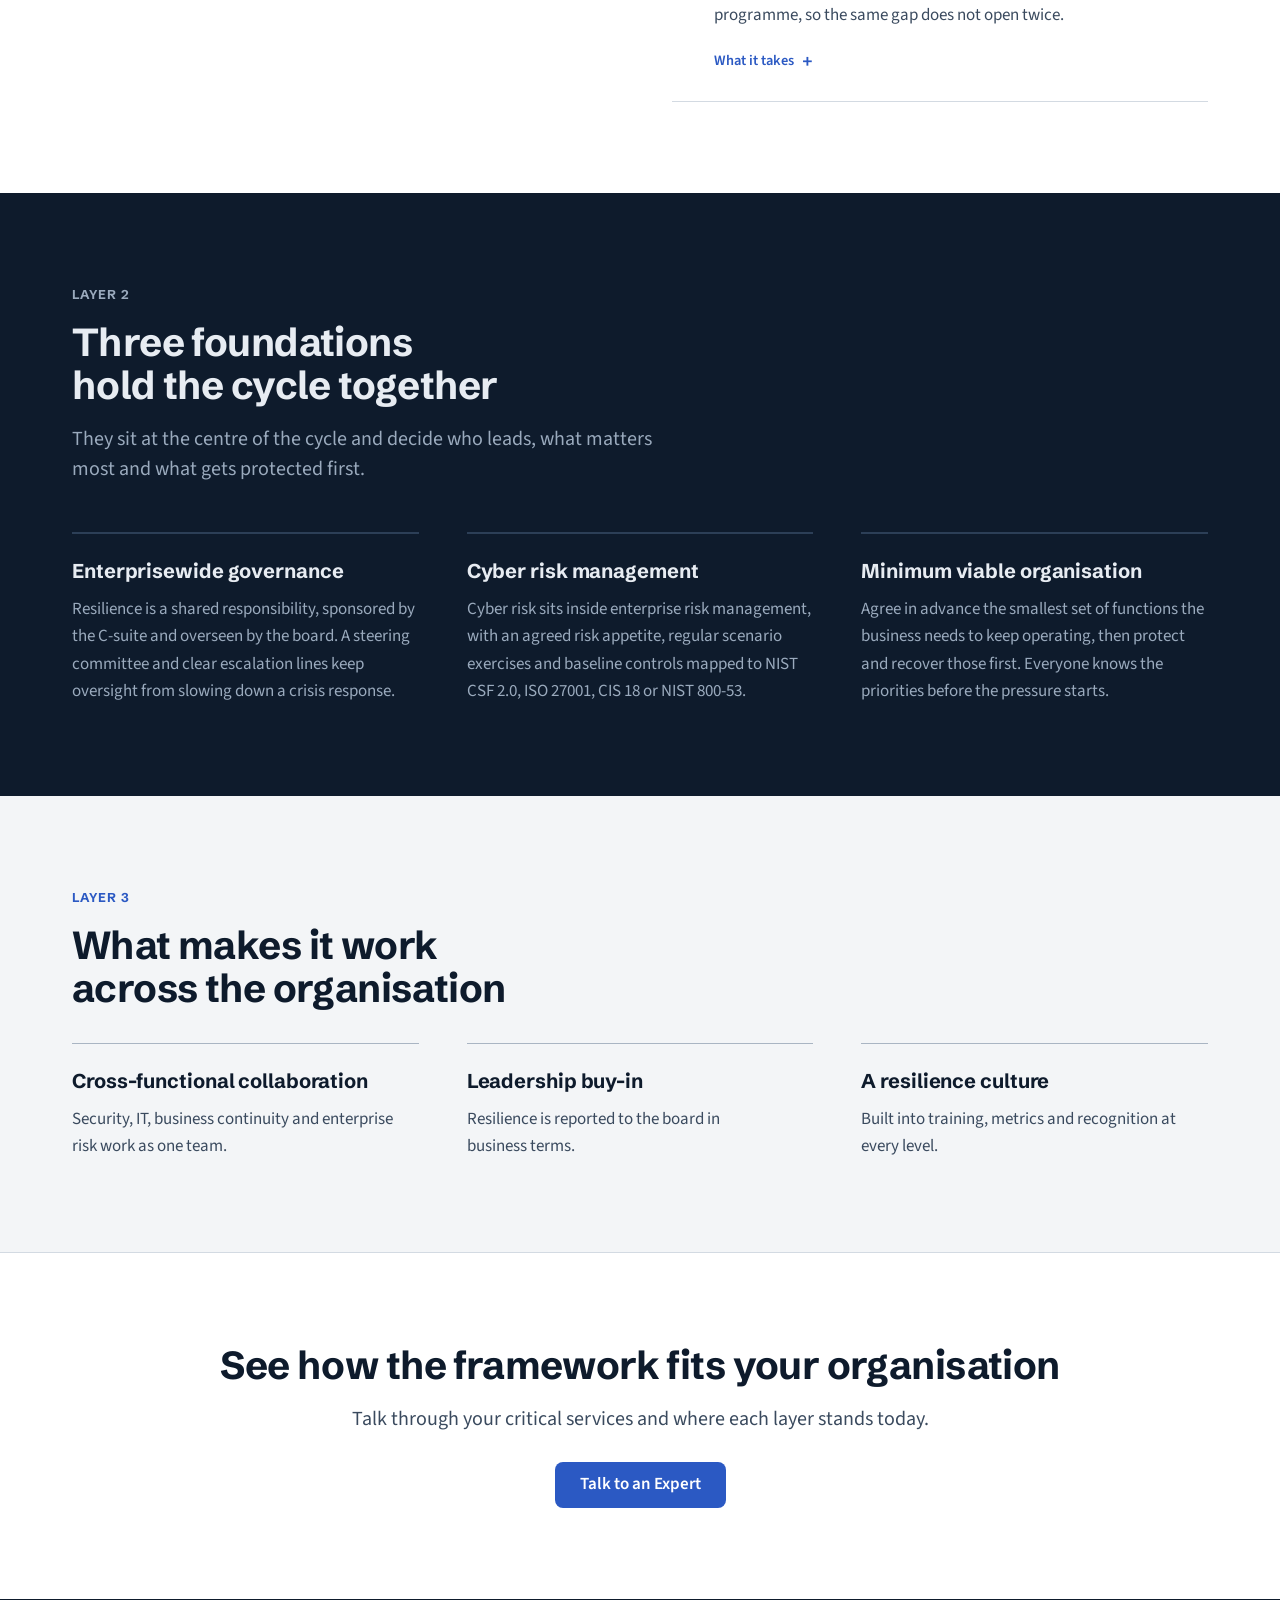
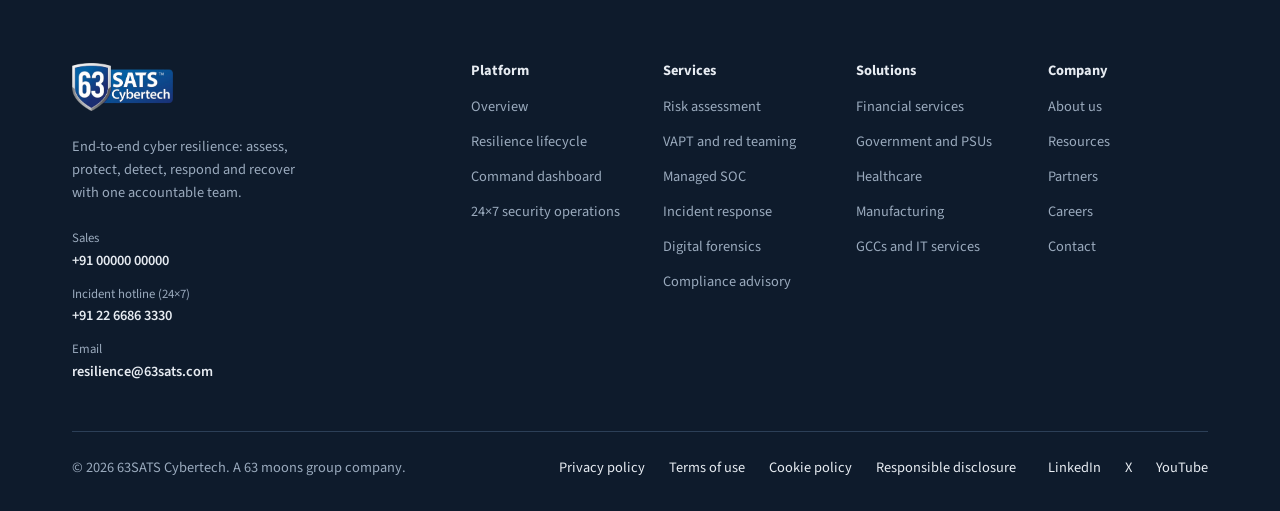
<file: pages/how-it-works.html>
<!doctype html>
<html lang="en-IN">
<head>
  <meta charset="utf-8">
  <meta name="viewport" content="width=device-width, initial-scale=1">

  <title>How it Works | 63SATS Cyber Resilience</title>
  <meta name="description" content="The 63SATS cyber resilience framework in three layers: the Anticipate, Withstand, Recover, Adapt cycle, the foundations that hold it together and the enablers that make it work.">

  <link rel="preconnect" href="https://fonts.googleapis.com">
  <link rel="preconnect" href="https://fonts.gstatic.com" crossorigin>
  <link rel="stylesheet" href="https://fonts.googleapis.com/css2?family=Schibsted+Grotesk:wght@500;600;700;800&family=Source+Sans+3:wght@400;600;700&display=swap">

  <link rel="stylesheet" href="/assets/css/main.css">
  <script type="module" src="/assets/js/main.js"></script>
</head>

<body>
  <a class="skip-link" href="#main">Skip to content</a>

  <header data-component="site-header"></header>

  <main id="main">

    <!-- Page hero: title + a map of the three layers -->
    <section class="hero" aria-labelledby="page-title">
      <div class="container hero__inner">
        <div class="hero__content">
          <h1 class="hero__title" id="page-title">How it Works</h1>
          <p class="lead">
            Resilience moves the goal from stopping every attack to keeping the business running
            through one. We organise every engagement around three layers.
          </p>
        </div>

        <nav class="framework__map" aria-label="Framework layers">
          <ol role="list">
            <li>
              <a class="framework__map-link framework__map-link--cycle" href="#layer-cycle">
                <span class="framework__tag">Layer 1</span>
                <span class="framework__map-name">The cycle</span>
                <span class="framework__map-note">Anticipate, Withstand, Recover, Adapt</span>
              </a>
            </li>
            <li>
              <a class="framework__map-link framework__map-link--foundations" href="#layer-foundations">
                <span class="framework__tag">Layer 2</span>
                <span class="framework__map-name">The foundations</span>
                <span class="framework__map-note">Governance, risk management, minimum viable organisation</span>
              </a>
            </li>
            <li>
              <a class="framework__map-link framework__map-link--enablers" href="#layer-enablers">
                <span class="framework__tag">Layer 3</span>
                <span class="framework__map-name">The enablers</span>
                <span class="framework__map-note">Collaboration, leadership, culture</span>
              </a>
            </li>
          </ol>
        </nav>
      </div>
    </section>

    <!-- Layer 1: the continuous cycle -->
    <section class="section section--surface framework framework--cycle" id="layer-cycle" aria-labelledby="layer-cycle-title">
      <div class="container">
        <header class="section-header">
          <p class="framework__tag">Layer 1</p>
          <h2 id="layer-cycle-title">A continuous cycle, before, during and after an attack</h2>
          <p class="lead">Four stages that repeat. Each one feeds the next, so the programme gets stronger every time round.</p>
        </header>

        <div class="framework__cycle">
          <div class="framework__diagram">
            <svg class="cycle" viewBox="-100 0 800 600" role="img" aria-labelledby="cycle-title cycle-desc">
              <title id="cycle-title">The cyber resilience cycle</title>
              <desc id="cycle-desc">Anticipate, Withstand, Recover and Adapt form a continuous cycle around your organisation, supported by enterprisewide governance, cyber risk management and a minimum viable organisation.</desc>
              <defs>
                <marker id="cycle-arrow" viewBox="0 0 10 10" refX="5" refY="5" markerWidth="2.6" markerHeight="2.6" orient="auto-start-reverse">
                  <path class="cycle__arrowhead" d="M0 0 L10 5 L0 10 Z"/>
                </marker>
                <path id="cycle-text-gov"  d="M197.6 228.3 A125 125 0 0 1 402.4 228.3"/>
                <path id="cycle-text-risk" d="M311.8 434.5 A135 135 0 0 0 422.4 242.9"/>
                <path id="cycle-text-mvo"  d="M177.6 242.9 A135 135 0 0 0 288.2 434.5"/>
              </defs>

              <!-- Outer cycle, clockwise -->
              <g class="cycle__arcs" marker-end="url(#cycle-arrow)">
                <path d="M188.5 98.8 A230 230 0 0 1 411.5 98.8"/>
                <path d="M501.2 188.5 A230 230 0 0 1 501.2 411.5"/>
                <path d="M411.5 501.2 A230 230 0 0 1 188.5 501.2"/>
                <path d="M98.8 411.5 A230 230 0 0 1 98.8 188.5"/>
              </g>

              <!-- Foundations ring -->
              <circle class="cycle__ring" cx="300" cy="300" r="130"/>
              <g class="cycle__dividers">
                <line x1="217.7" y1="252.5" x2="157.1" y2="217.5"/>
                <line x1="382.3" y1="252.5" x2="442.9" y2="217.5"/>
                <line x1="300" y1="395" x2="300" y2="465"/>
              </g>
              <text class="cycle__ring-label"><textPath href="#cycle-text-gov" startOffset="50%" text-anchor="middle">Enterprisewide governance</textPath></text>
              <text class="cycle__ring-label"><textPath href="#cycle-text-risk" startOffset="50%" text-anchor="middle">Cyber risk management</textPath></text>
              <text class="cycle__ring-label"><textPath href="#cycle-text-mvo" startOffset="50%" text-anchor="middle">Minimum viable organisation</textPath></text>

              <!-- Core -->
              <circle class="cycle__core" cx="300" cy="300" r="88"/>
              <text class="cycle__core-label" x="300" y="294" text-anchor="middle">Your</text>
              <text class="cycle__core-label" x="300" y="318" text-anchor="middle">organisation</text>

              <!-- Stage nodes with icons -->
              <g class="cycle__node" transform="translate(137.4 137.4)">
                <circle r="44"/>
                <g class="cycle__icon"><circle r="15"/><circle r="7"/><path d="M0 0 L11 -11"/></g>
              </g>
              <g class="cycle__node" transform="translate(462.6 137.4)">
                <circle r="44"/>
                <g class="cycle__icon"><path d="M0 -16 L13 -10 V1 C13 9 7 14 0 17 C-7 14 -13 9 -13 1 V-10 Z"/></g>
              </g>
              <g class="cycle__node" transform="translate(462.6 462.6)">
                <circle r="44"/>
                <g class="cycle__icon"><path d="M13 3 A13 13 0 1 1 9 -9"/><path d="M10 -17 V-8 H1"/></g>
              </g>
              <g class="cycle__node" transform="translate(137.4 462.6)">
                <circle r="44"/>
                <g class="cycle__icon"><path d="M-13 14 V2 C-13 -6 -6 -10 2 -10 H13"/><path d="M6 -17 L13 -10 L6 -3"/><path d="M-13 -14 L-5 -6"/></g>
              </g>

              <!-- Stage labels -->
              <text class="cycle__stage" x="79"  y="146" text-anchor="end">Anticipate</text>
              <text class="cycle__stage" x="521" y="146">Withstand</text>
              <text class="cycle__stage" x="521" y="471">Recover</text>
              <text class="cycle__stage" x="79"  y="471" text-anchor="end">Adapt</text>
            </svg>
          </div>

          <ol class="framework__stages" role="list">
            <li class="framework__stage">
              <p class="framework__stage-step" aria-hidden="true">01</p>
              <div class="framework__stage-body">
                <h3 class="framework__stage-name">Anticipate</h3>
                <p class="framework__stage-goal">Know which threats are most likely to hit your critical systems, and prepare before they arrive.</p>
                <details class="framework__details">
                  <summary>What it takes<span class="visually-hidden"> to anticipate</span></summary>
                  <ul class="framework__caps" role="list">
                  <li>Cyber risk intelligence and monitoring</li>
                  <li>Continuous threat exposure management</li>
                  <li>Threat modelling, including AI systems</li>
                  <li>Red, blue and purple team exercises</li>
                  <li>Blast-radius mapping of critical assets</li>
                  </ul>
                </details>
              </div>
            </li>

            <li class="framework__stage">
              <p class="framework__stage-step" aria-hidden="true">02</p>
              <div class="framework__stage-body">
                <h3 class="framework__stage-name">Withstand</h3>
                <p class="framework__stage-goal">Keep critical services running while an attack is under way, and stop it spreading.</p>
                <details class="framework__details">
                  <summary>What it takes<span class="visually-hidden"> to withstand</span></summary>
                  <ul class="framework__caps" role="list">
                  <li>Layered defence and zero trust</li>
                  <li>Network and identity segmentation</li>
                  <li>Early detection with automated containment</li>
                  <li>Tested, isolated backups</li>
                  <li>Incident response retainer on standby</li>
                  </ul>
                </details>
              </div>
            </li>

            <li class="framework__stage">
              <p class="framework__stage-step" aria-hidden="true">03</p>
              <div class="framework__stage-body">
                <h3 class="framework__stage-name">Recover</h3>
                <p class="framework__stage-goal">Restore operations quickly and safely, most critical services first, without destroying the evidence.</p>
                <details class="framework__details">
                  <summary>What it takes<span class="visually-hidden"> to recover</span></summary>
                  <ul class="framework__caps" role="list">
                  <li>Clean-room recovery from trusted images</li>
                  <li>Identity-first restoration of privileged access</li>
                  <li>Tier-ordered recovery against agreed downtime limits</li>
                  <li>Recovery and forensics in parallel</li>
                  <li>Business continuity plans and crisis communications</li>
                  </ul>
                </details>
              </div>
            </li>

            <li class="framework__stage">
              <p class="framework__stage-step" aria-hidden="true">04</p>
              <div class="framework__stage-body">
                <h3 class="framework__stage-name">Adapt</h3>
                <p class="framework__stage-goal">Turn every incident and exercise into a stronger programme, so the same gap does not open twice.</p>
                <details class="framework__details">
                  <summary>What it takes<span class="visually-hidden"> to adapt</span></summary>
                  <ul class="framework__caps" role="list">
                  <li>Post-incident reviews that lead to actual fixes</li>
                  <li>Budget and staff moved to where incidents showed need</li>
                  <li>Retiring controls that no longer add value</li>
                  <li>Recovery rehearsals for regulators and customers</li>
                  <li>Scanning for upcoming regulation</li>
                  </ul>
                </details>
              </div>
            </li>
          </ol>
        </div>
      </div>
    </section>

    <!-- Layer 2: foundations at the centre of the cycle -->
    <section class="section section--dark framework framework--foundations" id="layer-foundations" aria-labelledby="layer-foundations-title">
      <div class="container">
        <header class="section-header">
          <p class="framework__tag">Layer 2</p>
          <h2 id="layer-foundations-title">Three foundations hold the cycle together</h2>
          <p class="lead">They sit at the centre of the cycle and decide who leads, what matters most and what gets protected first.</p>
        </header>

        <ul class="framework__pillars" role="list">
          <li class="framework__pillar">
            <h3>Enterprisewide governance</h3>
            <p>Resilience is a shared responsibility, sponsored by the C-suite and overseen by the board. A steering committee and clear escalation lines keep oversight from slowing down a crisis response.</p>
          </li>
          <li class="framework__pillar">
            <h3>Cyber risk management</h3>
            <p>Cyber risk sits inside enterprise risk management, with an agreed risk appetite, regular scenario exercises and baseline controls mapped to NIST CSF 2.0, ISO 27001, CIS 18 or NIST 800-53.</p>
          </li>
          <li class="framework__pillar">
            <h3>Minimum viable organisation</h3>
            <p>Agree in advance the smallest set of functions the business needs to keep operating, then protect and recover those first. Everyone knows the priorities before the pressure starts.</p>
          </li>
        </ul>
      </div>
    </section>

    <!-- Layer 3: enablers that run across everything -->
    <section class="section framework framework--enablers" id="layer-enablers" aria-labelledby="layer-enablers-title">
      <div class="container">
        <header class="section-header">
          <p class="framework__tag">Layer 3</p>
          <h2 id="layer-enablers-title">What makes it work across the organisation</h2>
        </header>

        <ul class="framework__pillars" role="list">
          <li class="framework__pillar">
            <h3>Cross-functional collaboration</h3>
            <p>Security, IT, business continuity and enterprise risk work as one team.</p>
          </li>
          <li class="framework__pillar">
            <h3>Leadership buy-in</h3>
            <p>Resilience is reported to the board in business terms.</p>
          </li>
          <li class="framework__pillar">
            <h3>A resilience culture</h3>
            <p>Built into training, metrics and recognition at every level.</p>
          </li>
        </ul>
      </div>
    </section>

    <!-- Closing call to action -->
    <section class="section section--surface framework framework--cta" aria-labelledby="framework-cta-title">
      <div class="container framework__cta">
        <h2 id="framework-cta-title">See how the framework fits your organisation</h2>
        <p class="lead">Talk through your critical services and where each layer stands today.</p>
        <a class="button button--primary" href="/pages/contact.html">Talk to an Expert</a>
      </div>
    </section>

  </main>

  <footer data-component="site-footer"></footer>
</body>
</html>
</file>
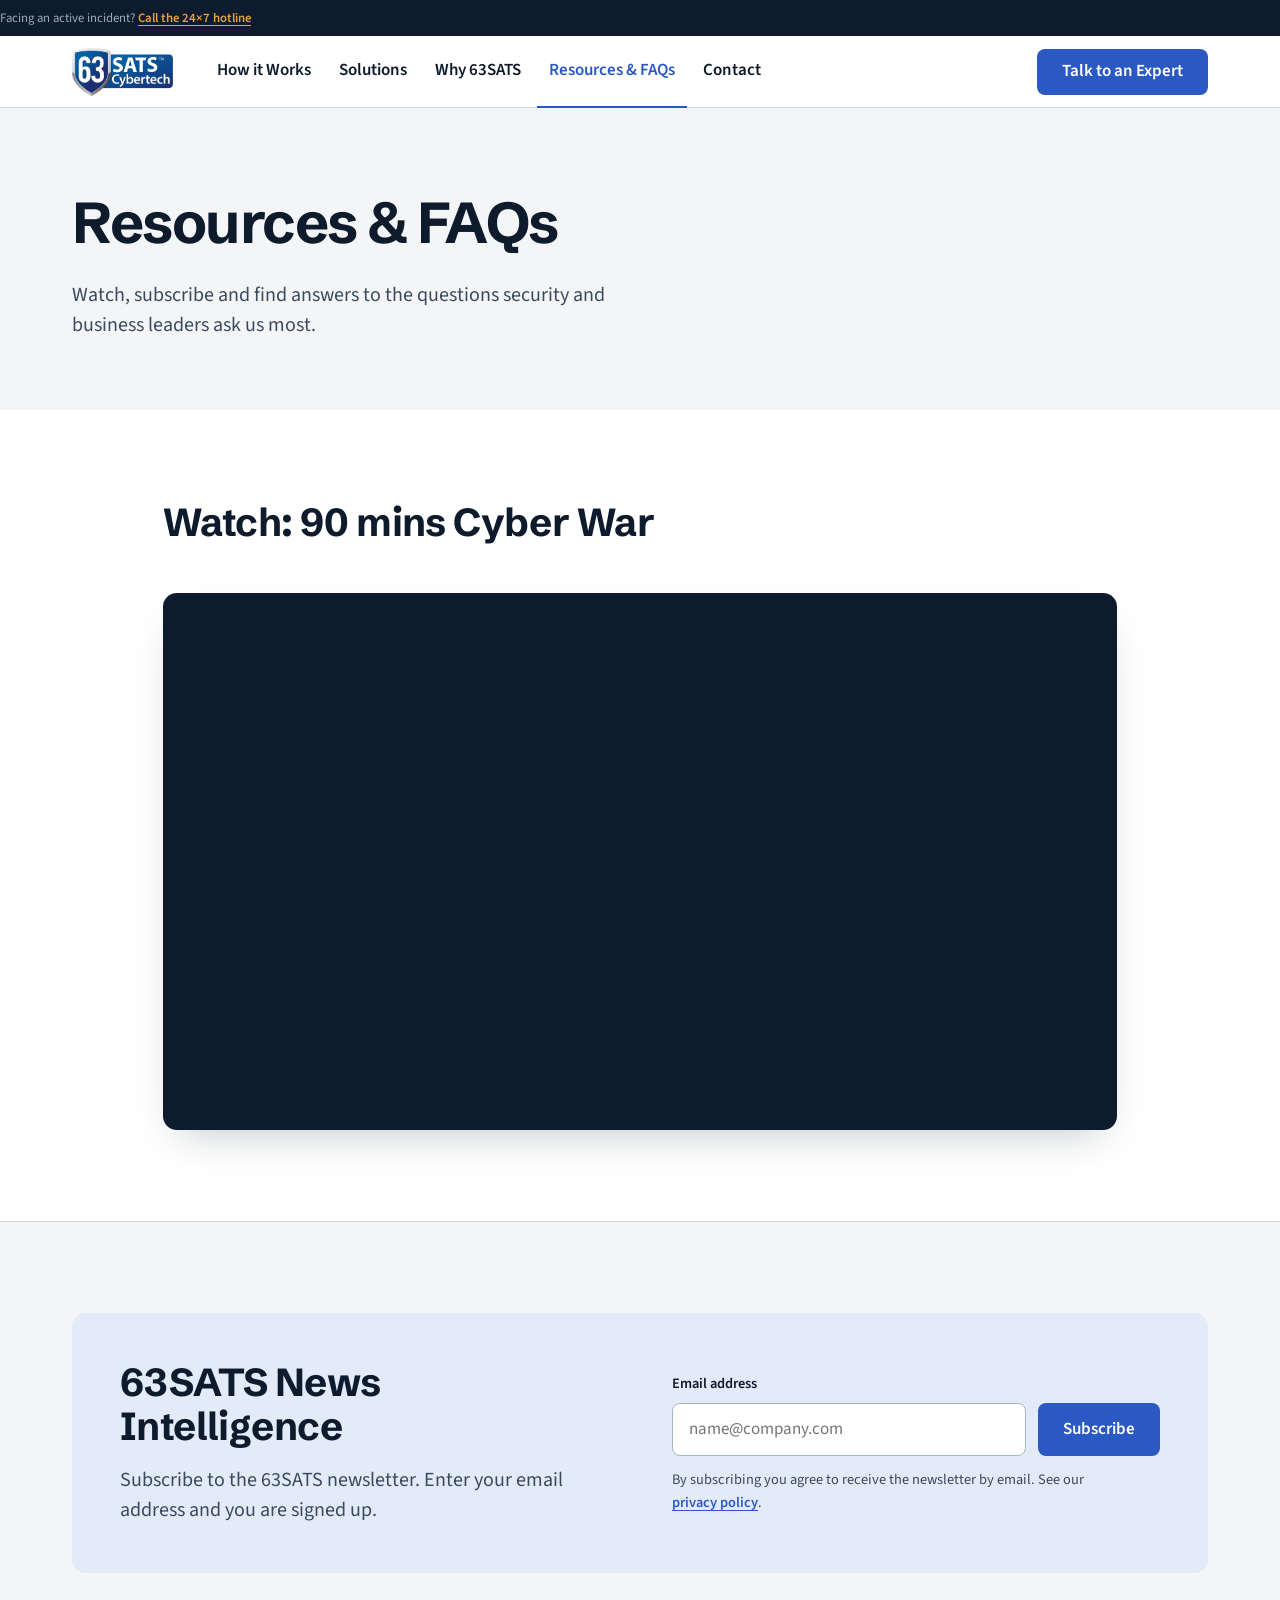
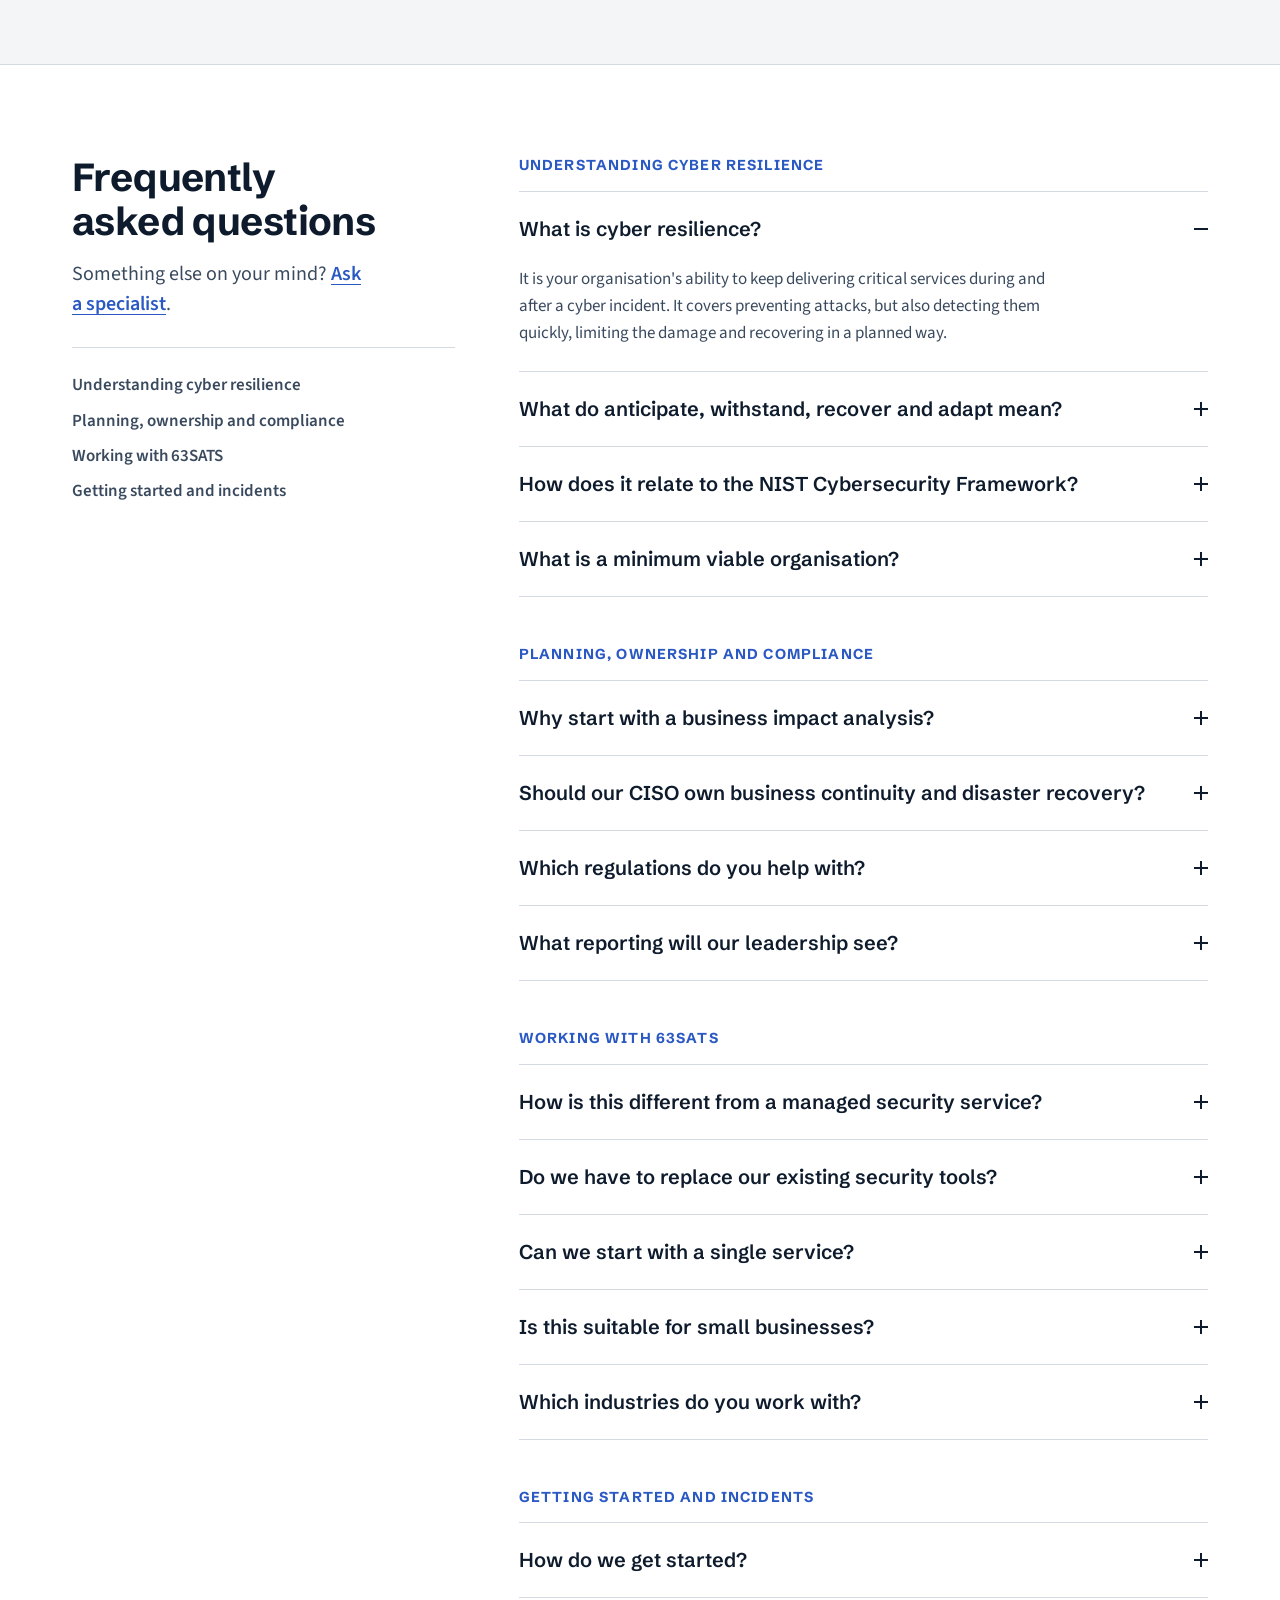
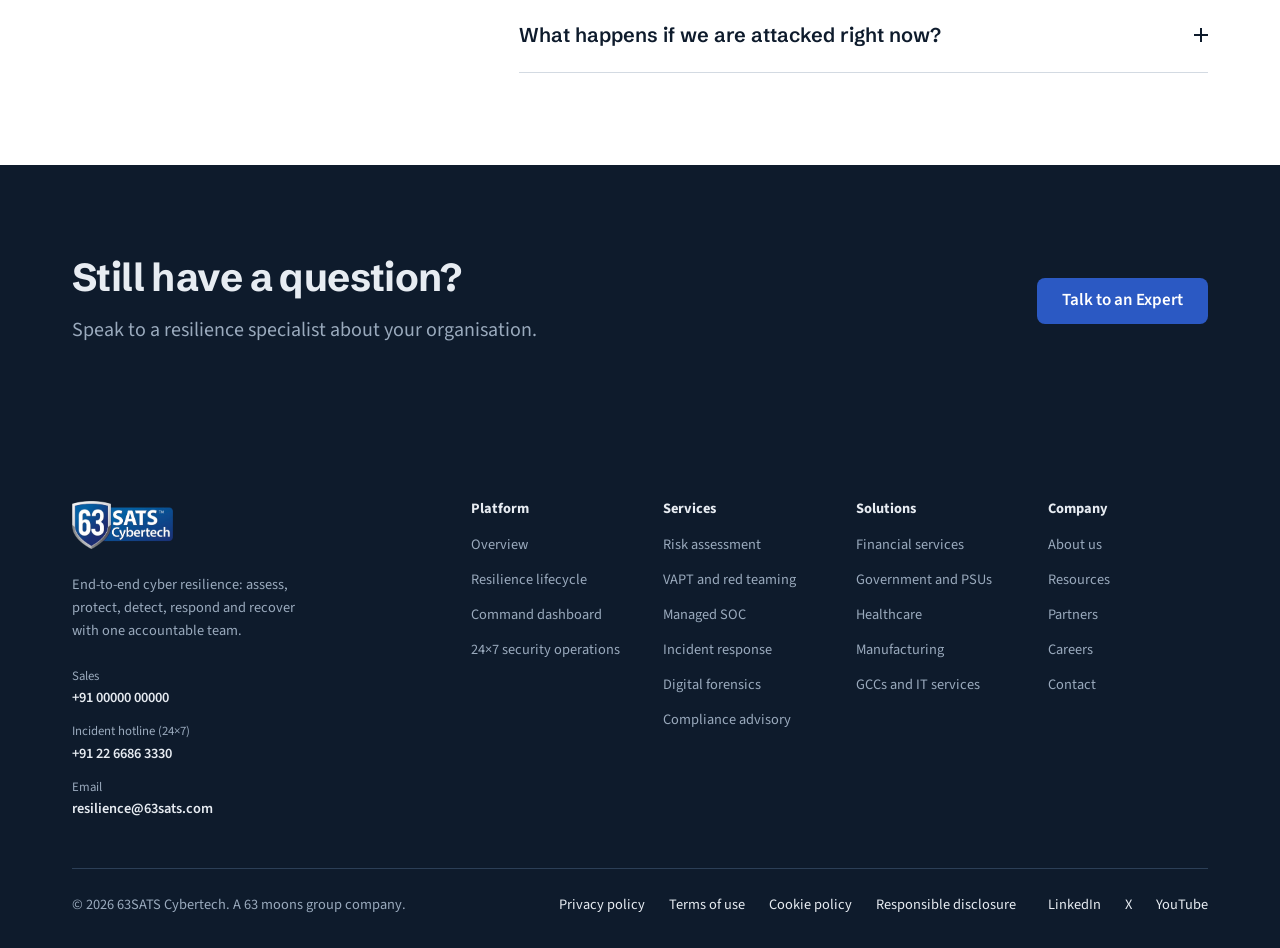
<file: pages/resources.html>
<!doctype html>
<html lang="en-IN">
<head>
  <meta charset="utf-8">
  <meta name="viewport" content="width=device-width, initial-scale=1">

  <title>Resources &amp; FAQs | 63SATS Cyber Resilience</title>
  <meta name="description" content="Watch 90 mins Cyber War, subscribe to the 63SATS News Intelligence newsletter and read answers to common questions about cyber resilience.">

  <link rel="preconnect" href="https://fonts.googleapis.com">
  <link rel="preconnect" href="https://fonts.gstatic.com" crossorigin>
  <link rel="stylesheet" href="https://fonts.googleapis.com/css2?family=Schibsted+Grotesk:wght@500;600;700;800&family=Source+Sans+3:wght@400;600;700&display=swap">

  <link rel="stylesheet" href="/assets/css/main.css">
  <script type="module" src="/assets/js/main.js"></script>

  <!-- Structured data: must mirror the visible FAQs below, question for question -->
  <script type="application/ld+json">
  {
    "@context": "https://schema.org",
    "@type": "FAQPage",
    "mainEntity": [
      {
        "@type": "Question",
        "name": "What is cyber resilience?",
        "acceptedAnswer": {
          "@type": "Answer",
          "text": "It is your organisation's ability to keep delivering critical services during and after a cyber incident. It covers preventing attacks, but also detecting them quickly, limiting the damage and recovering in a planned way."
        }
      },
      {
        "@type": "Question",
        "name": "What do anticipate, withstand, recover and adapt mean?",
        "acceptedAnswer": {
          "@type": "Answer",
          "text": "They are the four stages of a continuous resilience cycle: anticipate threats, withstand attacks, recover quickly and adapt from what you learn. The cycle rests on three foundations: enterprisewide governance, cyber risk management and a defined minimum viable organisation. See how we apply each layer."
        }
      },
      {
        "@type": "Question",
        "name": "How does it relate to the NIST Cybersecurity Framework?",
        "acceptedAnswer": {
          "@type": "Answer",
          "text": "They work together. NIST CSF 2.0 (govern, identify, protect, detect, respond, recover) defines the security controls you need. The resilience cycle asks whether those controls keep the business running during and after an attack. We map your controls to NIST CSF and measure outcomes against the resilience cycle."
        }
      },
      {
        "@type": "Question",
        "name": "What is a minimum viable organisation?",
        "acceptedAnswer": {
          "@type": "Answer",
          "text": "The smallest set of business functions you need to keep operating through a serious cyber crisis. Agreeing it in advance, usually from a business impact analysis, tells every team what to protect and restore first, so those decisions are not made under pressure."
        }
      },
      {
        "@type": "Question",
        "name": "Why start with a business impact analysis?",
        "acceptedAnswer": {
          "@type": "Answer",
          "text": "Without one, response plans follow technical priorities rather than business ones, and recovery targets are often unrealistic. A business impact analysis ranks critical processes, maps their dependencies and sets recovery time and recovery point objectives agreed with the business. Security investment can then follow that ranking."
        }
      },
      {
        "@type": "Question",
        "name": "Should our CISO own business continuity and disaster recovery?",
        "acceptedAnswer": {
          "@type": "Answer",
          "text": "Usually not on their own, even though more security leaders are being asked to. Security is best placed to own cyber controls, monitoring and cyber incident response. Business continuity often fits better with operations or enterprise risk, and IT disaster recovery with infrastructure teams. A shared RASCI makes the split explicit."
        }
      },
      {
        "@type": "Question",
        "name": "Which regulations do you help with?",
        "acceptedAnswer": {
          "@type": "Answer",
          "text": "Common ones include CERT-In Directions, SEBI's cyber resilience framework, RBI guidelines, the DPDP Act and ISO 27001. We map controls and evidence to whichever apply to you."
        }
      },
      {
        "@type": "Question",
        "name": "What reporting will our leadership see?",
        "acceptedAnswer": {
          "@type": "Answer",
          "text": "Monthly posture reports written in plain language, showing the trend your leadership needs to see. Findings from every assessment sit in one risk register, ranked by business impact and tracked to closure."
        }
      },
      {
        "@type": "Question",
        "name": "How is this different from a managed security service?",
        "acceptedAnswer": {
          "@type": "Answer",
          "text": "A managed security service usually focuses on monitoring and alerts. A resilience programme also covers governance, testing, response and recovery, with one team accountable for the outcome."
        }
      },
      {
        "@type": "Question",
        "name": "Do we have to replace our existing security tools?",
        "acceptedAnswer": {
          "@type": "Answer",
          "text": "No. We start from what you already run, integrate it where possible and only recommend changes where there is a clear gap."
        }
      },
      {
        "@type": "Question",
        "name": "Can we start with a single service?",
        "acceptedAnswer": {
          "@type": "Answer",
          "text": "Yes. Many clients begin with an assessment or a penetration test and extend into monitoring and response once they see the findings."
        }
      },
      {
        "@type": "Question",
        "name": "Is this suitable for small businesses?",
        "acceptedAnswer": {
          "@type": "Answer",
          "text": "Yes. Pre-configured packages give smaller teams the same lifecycle coverage without hiring in-house security staff."
        }
      },
      {
        "@type": "Question",
        "name": "Which industries do you work with?",
        "acceptedAnswer": {
          "@type": "Answer",
          "text": "Financial services, government and public sector undertakings, healthcare, manufacturing, global capability centres and IT services, and small businesses. The risks, rules and reporting lines differ by industry, so the programme does too."
        }
      },
      {
        "@type": "Question",
        "name": "How do we get started?",
        "acceptedAnswer": {
          "@type": "Answer",
          "text": "Talk to an expert. A specialist walks through your current setup, and you receive a short written summary of priorities, whether or not you go ahead."
        }
      },
      {
        "@type": "Question",
        "name": "What happens if we are attacked right now?",
        "acceptedAnswer": {
          "@type": "Answer",
          "text": "Call the 24×7 incident hotline listed in the header and footer. A responder will help you contain the incident and preserve evidence, whether or not you are an existing client."
        }
      }
    ]
  }
  </script>
</head>

<body>
  <a class="skip-link" href="#main">Skip to content</a>

  <header data-component="site-header"></header>

  <main id="main">

    <!-- Page hero -->
    <section class="hero" aria-labelledby="page-title">
      <div class="container hero__inner">
        <div class="hero__content">
          <h1 class="hero__title" id="page-title">Resources &amp; FAQs</h1>
          <p class="lead">Watch, subscribe and find answers to the questions security and business leaders ask us most.</p>
        </div>
      </div>
    </section>

    <!-- =====================================================================
         1. VIDEO
         ===================================================================== -->
    <section class="section section--surface video" id="video" aria-labelledby="video-title">
      <div class="container video__inner">
        <header class="section-header">
          <h2 id="video-title">Watch: 90 mins Cyber War</h2>
        </header>

        <div class="video__frame">
          <iframe
            src="https://www.youtube.com/embed/4LxmScO-eu4"
            title="90 mins Cyber War"
            loading="lazy"
            allow="accelerometer; autoplay; clipboard-write; encrypted-media; gyroscope; picture-in-picture; web-share"
            referrerpolicy="strict-origin-when-cross-origin"
            allowfullscreen></iframe>
        </div>
      </div>
    </section>

    <!-- =====================================================================
         2. NEWSLETTER
         ===================================================================== -->
    <section class="section newsletter" id="newsletter" aria-labelledby="newsletter-title">
      <div class="container">
        <div class="newsletter__panel">
          <div class="newsletter__intro">
            <h2 id="newsletter-title">63SATS News Intelligence</h2>
            <p class="lead">Subscribe to the 63SATS newsletter. Enter your email address and you are signed up.</p>
          </div>

          <!-- Handled by assets/js/modules/newsletter-form.js (submission is stubbed) -->
          <form class="form newsletter__form" data-newsletter-form="resources-page" novalidate>
            <div class="field">
              <label class="field__label" for="newsletter-email">Email address</label>
              <div class="newsletter__row">
                <input class="field__control" id="newsletter-email" name="email" type="email"
                       autocomplete="email" inputmode="email" placeholder="name@company.com"
                       aria-describedby="newsletter-email-error" required>
                <button class="button button--primary" type="submit">Subscribe</button>
              </div>
              <p class="field__error" id="newsletter-email-error" aria-live="polite"></p>
            </div>

            <p class="form__status" data-form-status role="status"></p>

            <p class="newsletter__consent">
              By subscribing you agree to receive the newsletter by email. See our
              <a class="link" href="/pages/legal/privacy.html">privacy policy</a>.
            </p>
          </form>
        </div>
      </div>
    </section>

    <!-- =====================================================================
         3. FAQs — grouped; keep the JSON-LD in <head> in sync when editing
         ===================================================================== -->
    <section class="section section--surface faq" id="faq" aria-labelledby="faq-title">
      <div class="container faq__inner">
        <header class="section-header">
          <h2 id="faq-title">Frequently asked questions</h2>
          <p class="lead">Something else on your mind? <a class="link" href="/pages/contact.html">Ask a specialist</a>.</p>

          <nav class="faq__nav" aria-label="FAQ topics">
            <a href="#faq-understanding">Understanding cyber resilience</a>
            <a href="#faq-planning">Planning, ownership and compliance</a>
            <a href="#faq-working">Working with 63SATS</a>
            <a href="#faq-starting">Getting started and incidents</a>
          </nav>
        </header>

        <div class="faq__groups">
          <section class="faq-group" id="faq-understanding" aria-labelledby="faq-understanding-title">
            <h3 class="faq-group__title" id="faq-understanding-title">Understanding cyber resilience</h3>
            <div class="accordion">
              <details class="accordion__item" name="faq" open>
                <summary class="accordion__summary">What is cyber resilience?</summary>
                <div class="accordion__body">
                  <p>It is your organisation's ability to keep delivering critical services during and after a cyber incident. It covers preventing attacks, but also detecting them quickly, limiting the damage and recovering in a planned way.</p>
                </div>
              </details>
              <details class="accordion__item" name="faq">
                <summary class="accordion__summary">What do anticipate, withstand, recover and adapt mean?</summary>
                <div class="accordion__body">
                  <p>They are the four stages of a continuous resilience cycle: anticipate threats, withstand attacks, recover quickly and adapt from what you learn. The cycle rests on three foundations: enterprisewide governance, cyber risk management and a defined minimum viable organisation. <a class="link" href="/pages/how-it-works.html">See how we apply each layer</a>.</p>
                </div>
              </details>
              <details class="accordion__item" name="faq">
                <summary class="accordion__summary">How does it relate to the NIST Cybersecurity Framework?</summary>
                <div class="accordion__body">
                  <p>They work together. NIST CSF 2.0 (govern, identify, protect, detect, respond, recover) defines the security controls you need. The resilience cycle asks whether those controls keep the business running during and after an attack. We map your controls to NIST CSF and measure outcomes against the resilience cycle.</p>
                </div>
              </details>
              <details class="accordion__item" name="faq">
                <summary class="accordion__summary">What is a minimum viable organisation?</summary>
                <div class="accordion__body">
                  <p>The smallest set of business functions you need to keep operating through a serious cyber crisis. Agreeing it in advance, usually from a business impact analysis, tells every team what to protect and restore first, so those decisions are not made under pressure.</p>
                </div>
              </details>
            </div>
          </section>

          <section class="faq-group" id="faq-planning" aria-labelledby="faq-planning-title">
            <h3 class="faq-group__title" id="faq-planning-title">Planning, ownership and compliance</h3>
            <div class="accordion">
              <details class="accordion__item" name="faq">
                <summary class="accordion__summary">Why start with a business impact analysis?</summary>
                <div class="accordion__body">
                  <p>Without one, response plans follow technical priorities rather than business ones, and recovery targets are often unrealistic. A business impact analysis ranks critical processes, maps their dependencies and sets recovery time and recovery point objectives agreed with the business. Security investment can then follow that ranking.</p>
                </div>
              </details>
              <details class="accordion__item" name="faq">
                <summary class="accordion__summary">Should our CISO own business continuity and disaster recovery?</summary>
                <div class="accordion__body">
                  <p>Usually not on their own, even though more security leaders are being asked to. Security is best placed to own cyber controls, monitoring and cyber incident response. Business continuity often fits better with operations or enterprise risk, and IT disaster recovery with infrastructure teams. A shared RASCI makes the split explicit.</p>
                </div>
              </details>
              <details class="accordion__item" name="faq">
                <summary class="accordion__summary">Which regulations do you help with?</summary>
                <div class="accordion__body">
                  <p>Common ones include CERT-In Directions, SEBI's cyber resilience framework, RBI guidelines, the DPDP Act and ISO 27001. We map controls and evidence to whichever apply to you.</p>
                </div>
              </details>
              <details class="accordion__item" name="faq">
                <summary class="accordion__summary">What reporting will our leadership see?</summary>
                <div class="accordion__body">
                  <p>Monthly posture reports written in plain language, showing the trend your leadership needs to see. Findings from every assessment sit in one risk register, ranked by business impact and tracked to closure.</p>
                </div>
              </details>
            </div>
          </section>

          <section class="faq-group" id="faq-working" aria-labelledby="faq-working-title">
            <h3 class="faq-group__title" id="faq-working-title">Working with 63SATS</h3>
            <div class="accordion">
              <details class="accordion__item" name="faq">
                <summary class="accordion__summary">How is this different from a managed security service?</summary>
                <div class="accordion__body">
                  <p>A managed security service usually focuses on monitoring and alerts. A resilience programme also covers governance, testing, response and recovery, with one team accountable for the outcome.</p>
                </div>
              </details>
              <details class="accordion__item" name="faq">
                <summary class="accordion__summary">Do we have to replace our existing security tools?</summary>
                <div class="accordion__body">
                  <p>No. We start from what you already run, integrate it where possible and only recommend changes where there is a clear gap.</p>
                </div>
              </details>
              <details class="accordion__item" name="faq">
                <summary class="accordion__summary">Can we start with a single service?</summary>
                <div class="accordion__body">
                  <p>Yes. Many clients begin with an assessment or a penetration test and extend into monitoring and response once they see the findings.</p>
                </div>
              </details>
              <details class="accordion__item" name="faq">
                <summary class="accordion__summary">Is this suitable for small businesses?</summary>
                <div class="accordion__body">
                  <p>Yes. Pre-configured packages give smaller teams the same lifecycle coverage without hiring in-house security staff.</p>
                </div>
              </details>
              <details class="accordion__item" name="faq">
                <summary class="accordion__summary">Which industries do you work with?</summary>
                <div class="accordion__body">
                  <p>Financial services, government and public sector undertakings, healthcare, manufacturing, global capability centres and IT services, and small businesses. The risks, rules and reporting lines differ by industry, so the programme does too.</p>
                </div>
              </details>
            </div>
          </section>

          <section class="faq-group" id="faq-starting" aria-labelledby="faq-starting-title">
            <h3 class="faq-group__title" id="faq-starting-title">Getting started and incidents</h3>
            <div class="accordion">
              <details class="accordion__item" name="faq">
                <summary class="accordion__summary">How do we get started?</summary>
                <div class="accordion__body">
                  <p><a class="link" href="/pages/contact.html">Talk to an expert</a>. A specialist walks through your current setup, and you receive a short written summary of priorities, whether or not you go ahead.</p>
                </div>
              </details>
              <details class="accordion__item" name="faq">
                <summary class="accordion__summary">What happens if we are attacked right now?</summary>
                <div class="accordion__body">
                  <p>Call the 24×7 incident hotline listed in the header and footer. A responder will help you contain the incident and preserve evidence, whether or not you are an existing client.</p>
                </div>
              </details>
            </div>
          </section>
        </div>
      </div>
    </section>

    <!-- =====================================================================
         4. CALL TO ACTION
         ===================================================================== -->
    <section class="section section--dark page-cta" aria-labelledby="page-cta-title">
      <div class="container page-cta__inner">
        <div class="page-cta__content">
          <h2 id="page-cta-title">Still have a question?</h2>
          <p class="lead">Speak to a resilience specialist about your organisation.</p>
        </div>
        <a class="button button--primary" href="/pages/contact.html">Talk to an Expert</a>
      </div>
    </section>

  </main>

  <footer data-component="site-footer"></footer>
</body>
</html>
</file>
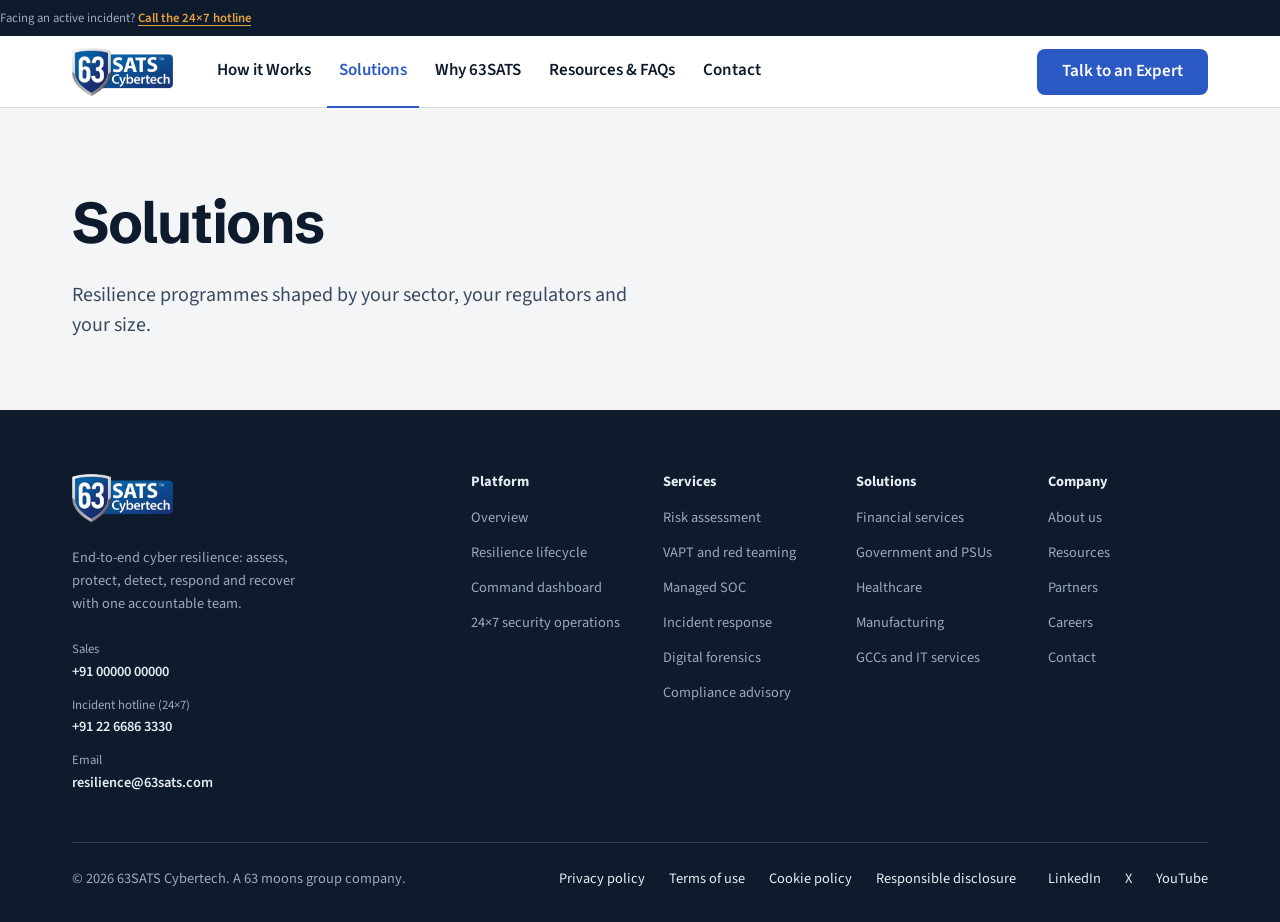
<file: pages/solutions.html>
<!doctype html>
<html lang="en-IN">
<head>
  <meta charset="utf-8">
  <meta name="viewport" content="width=device-width, initial-scale=1">

  <title>Solutions | 63SATS Cyber Resilience</title>
  <meta name="description" content="Cyber resilience solutions by industry, need and organisation size.">

  <link rel="preconnect" href="https://fonts.googleapis.com">
  <link rel="preconnect" href="https://fonts.gstatic.com" crossorigin>
  <link rel="stylesheet" href="https://fonts.googleapis.com/css2?family=Schibsted+Grotesk:wght@500;600;700;800&family=Source+Sans+3:wght@400;600;700&display=swap">

  <link rel="stylesheet" href="/assets/css/main.css">
  <script type="module" src="/assets/js/main.js"></script>
</head>

<body>
  <a class="skip-link" href="#main">Skip to content</a>

  <header data-component="site-header"></header>

  <main id="main">

    <!-- Page hero -->
    <section class="hero" aria-labelledby="page-title">
      <div class="container hero__inner">
        <div class="hero__content">
          <h1 class="hero__title" id="page-title">Solutions</h1>
          <p class="lead">Resilience programmes shaped by your sector, your regulators and your size.</p>
        </div>
      </div>
    </section>

    <!-- TODO(content): add this page's sections (layers) here -->

  </main>

  <footer data-component="site-footer"></footer>
</body>
</html>
</file>
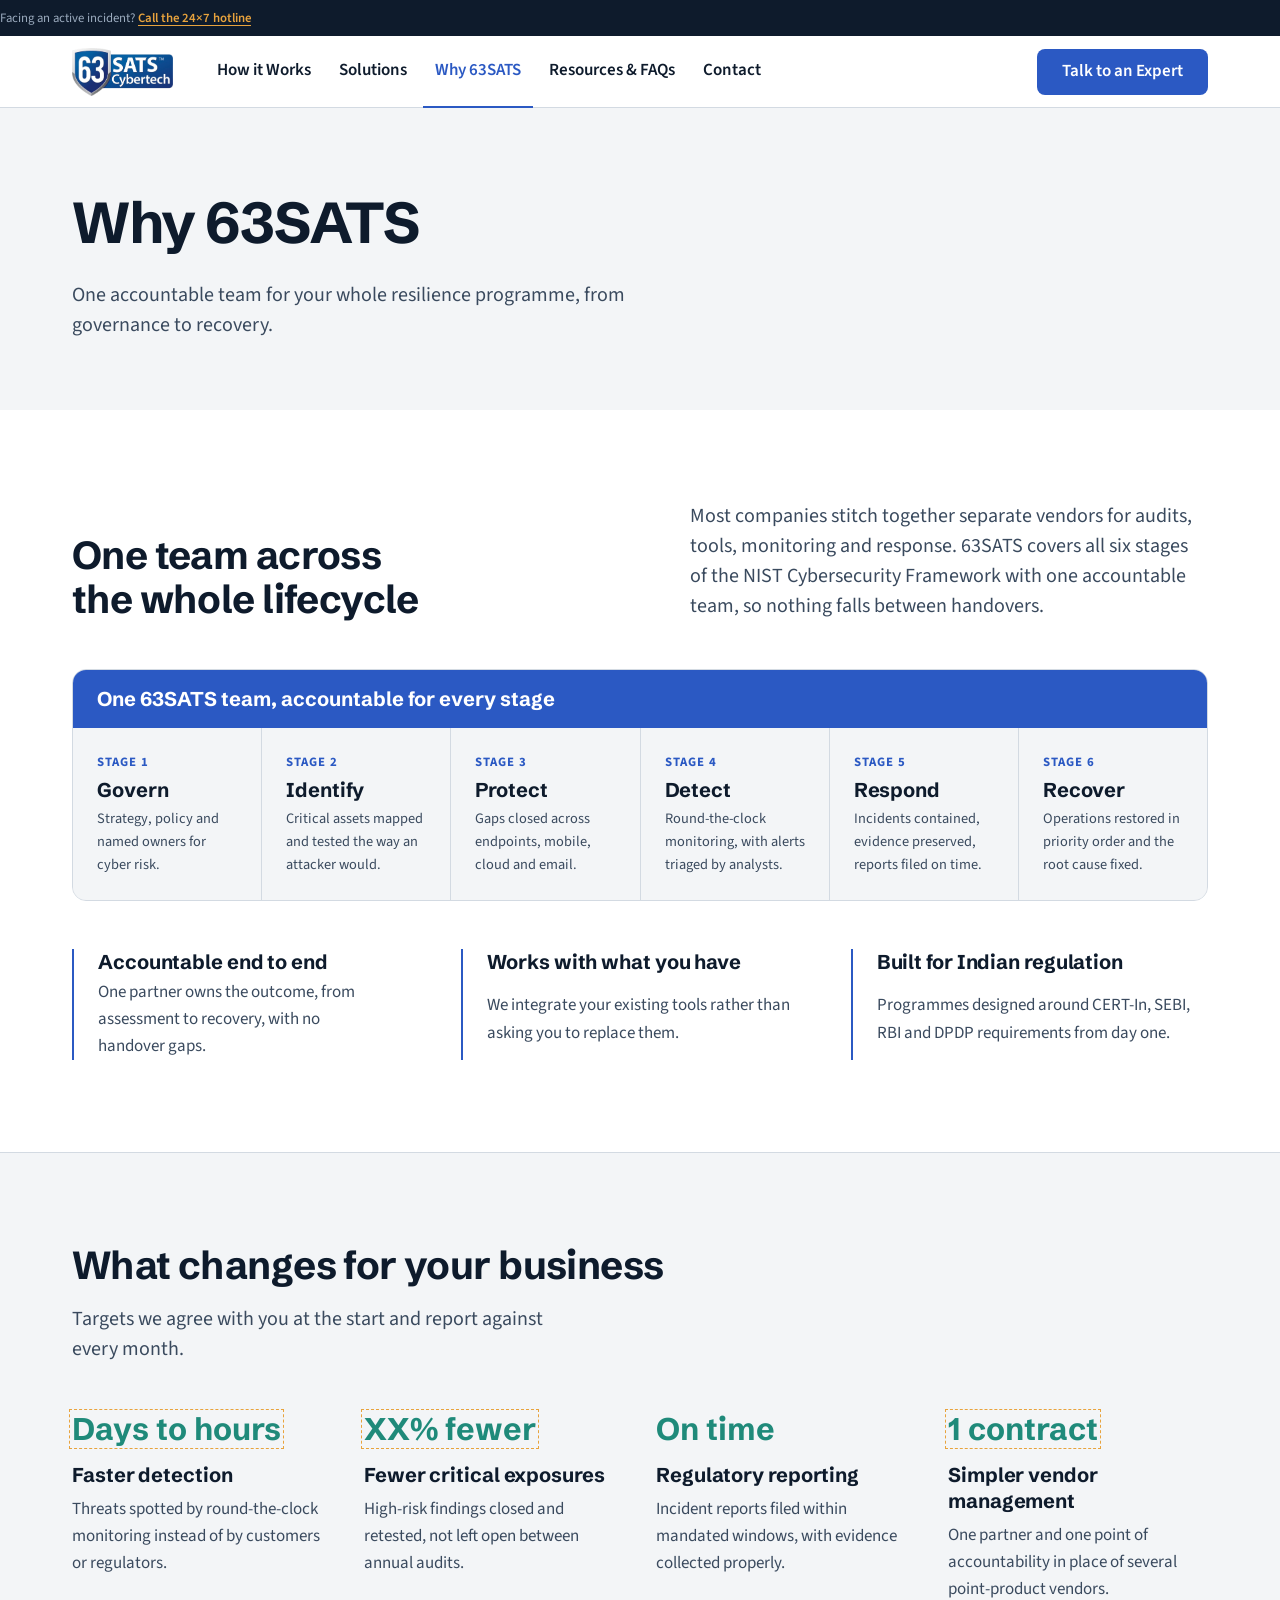
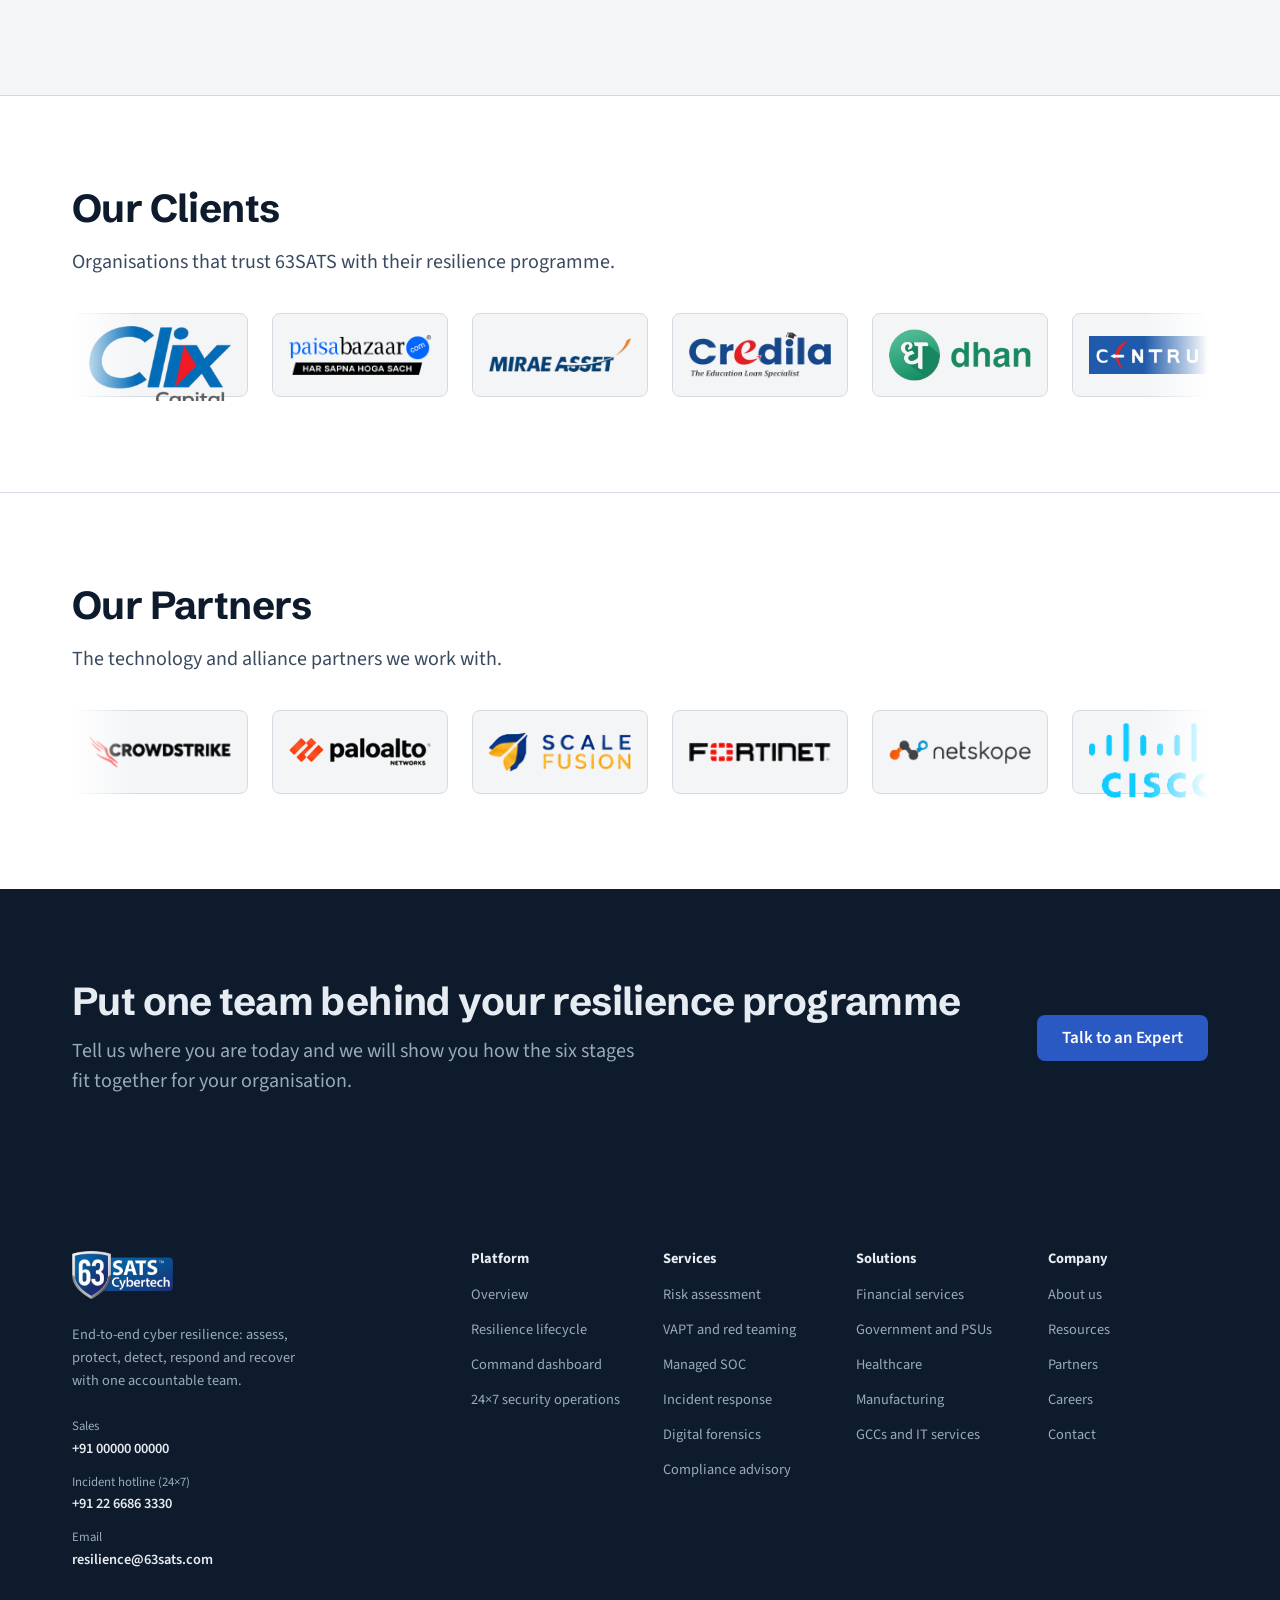
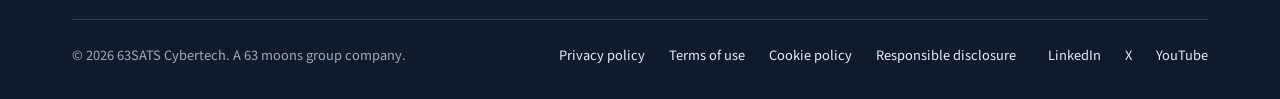
<file: pages/why-63sats.html>
<!doctype html>
<html lang="en-IN">
<head>
  <meta charset="utf-8">
  <meta name="viewport" content="width=device-width, initial-scale=1">

  <title>Why 63SATS | 63SATS Cyber Resilience</title>
  <meta name="description" content="Why organisations choose 63SATS: one accountable team across the whole cyber resilience lifecycle, from governance to recovery.">

  <link rel="preconnect" href="https://fonts.googleapis.com">
  <link rel="preconnect" href="https://fonts.gstatic.com" crossorigin>
  <link rel="stylesheet" href="https://fonts.googleapis.com/css2?family=Schibsted+Grotesk:wght@500;600;700;800&family=Source+Sans+3:wght@400;600;700&display=swap">

  <link rel="stylesheet" href="/assets/css/main.css">
  <script type="module" src="/assets/js/main.js"></script>
</head>

<body>
  <a class="skip-link" href="#main">Skip to content</a>

  <header data-component="site-header"></header>

  <main id="main">

    <!-- Page hero -->
    <section class="hero" aria-labelledby="page-title">
      <div class="container hero__inner">
        <div class="hero__content">
          <h1 class="hero__title" id="page-title">Why 63SATS</h1>
          <p class="lead">One accountable team for your whole resilience programme, from governance to recovery.</p>
        </div>
      </div>
    </section>

    <!-- One team across the whole lifecycle -->
    <section class="section section--surface one-team" id="one-team" aria-labelledby="one-team-title">
      <div class="container">
        <header class="section-header section-header--split">
          <h2 id="one-team-title">One team across the whole lifecycle</h2>
          <p class="lead">
            Most companies stitch together separate vendors for audits, tools, monitoring and response.
            63SATS covers all six stages of the NIST Cybersecurity Framework with one accountable team,
            so nothing falls between handovers.
          </p>
        </header>

        <div class="one-team__span">
          <p class="one-team__banner">One 63SATS team, accountable for every stage</p>
          <ol class="one-team__stages" role="list">
            <li class="one-team__stage">
              <p class="one-team__step">Stage 1</p>
              <h3>Govern</h3>
              <p>Strategy, policy and named owners for cyber risk.</p>
            </li>
            <li class="one-team__stage">
              <p class="one-team__step">Stage 2</p>
              <h3>Identify</h3>
              <p>Critical assets mapped and tested the way an attacker would.</p>
            </li>
            <li class="one-team__stage">
              <p class="one-team__step">Stage 3</p>
              <h3>Protect</h3>
              <p>Gaps closed across endpoints, mobile, cloud and email.</p>
            </li>
            <li class="one-team__stage">
              <p class="one-team__step">Stage 4</p>
              <h3>Detect</h3>
              <p>Round-the-clock monitoring, with alerts triaged by analysts.</p>
            </li>
            <li class="one-team__stage">
              <p class="one-team__step">Stage 5</p>
              <h3>Respond</h3>
              <p>Incidents contained, evidence preserved, reports filed on time.</p>
            </li>
            <li class="one-team__stage">
              <p class="one-team__step">Stage 6</p>
              <h3>Recover</h3>
              <p>Operations restored in priority order and the root cause fixed.</p>
            </li>
          </ol>
        </div>

        <ul class="proof__points one-team__points" role="list">
          <li>
            <h3>Accountable end to end</h3>
            <p>One partner owns the outcome, from assessment to recovery, with no handover gaps.</p>
          </li>
          <li>
            <h3>Works with what you have</h3>
            <p>We integrate your existing tools rather than asking you to replace them.</p>
          </li>
          <li>
            <h3>Built for Indian regulation</h3>
            <p>Programmes designed around CERT-In, SEBI, RBI and DPDP requirements from day one.</p>
          </li>
        </ul>
      </div>
    </section>

    <!-- Outcomes (moved from the homepage) -->
    <section class="section outcomes" id="outcomes" aria-labelledby="outcomes-title">
      <div class="container">
        <header class="section-header">
          <h2 id="outcomes-title">What changes for your business</h2>
          <p class="lead">Targets we agree with you at the start and report against every month.</p>
        </header>

        <!-- TODO(content): replace with verified client outcomes -->
        <ol class="outcomes__list" role="list">
          <li class="outcomes__item">
            <p class="outcomes__metric placeholder">Days to hours</p>
            <h3>Faster detection</h3>
            <p>Threats spotted by round-the-clock monitoring instead of by customers or regulators.</p>
          </li>
          <li class="outcomes__item">
            <p class="outcomes__metric placeholder">XX% fewer</p>
            <h3>Fewer critical exposures</h3>
            <p>High-risk findings closed and retested, not left open between annual audits.</p>
          </li>
          <li class="outcomes__item">
            <p class="outcomes__metric">On time</p>
            <h3>Regulatory reporting</h3>
            <p>Incident reports filed within mandated windows, with evidence collected properly.</p>
          </li>
          <li class="outcomes__item">
            <p class="outcomes__metric placeholder">1 contract</p>
            <h3>Simpler vendor management</h3>
            <p>One partner and one point of accountability in place of several point-product vendors.</p>
          </li>
        </ol>
      </div>
    </section>

    <!-- Our Clients -->
    <section class="section section--surface logo-band" id="clients" aria-labelledby="clients-title">
      <div class="container">
        <header class="section-header">
          <h2 id="clients-title">Our Clients</h2>
          <p class="lead">Organisations that trust 63SATS with their resilience programme.</p>
        </header>

        <!-- Logos from the 63SATS master deck, slides 4 and 5 (assets/img/clients/).
             A name tile (.logo-marquee__item--name) stands in where the deck has no logo.
             Keep both lists identical (same logos, same order) or the loop will jump;
             the second, aria-hidden list uses alt="" on every image.
             --logo-count sets the speed: update it when adding or removing logos. -->
        <div class="logo-marquee logo-marquee--long" style="--logo-count: 66">
          <div class="logo-marquee__track">
            <ul class="logo-marquee__set" role="list">
              <li class="logo-marquee__item"><img src="/assets/img/clients/clix-capital.png" alt="Clix Capital" width="206" height="120" loading="lazy"></li>
              <li class="logo-marquee__item"><img src="/assets/img/clients/paisabazaar.png" alt="Paisabazaar" width="307" height="86" loading="lazy"></li>
              <li class="logo-marquee__item"><img src="/assets/img/clients/mirae-asset.png" alt="Mirae Asset" width="324" height="76" loading="lazy"></li>
              <li class="logo-marquee__item"><img src="/assets/img/clients/credila.png" alt="Credila" width="322" height="106" loading="lazy"></li>
              <li class="logo-marquee__item"><img src="/assets/img/clients/dhan.png" alt="Dhan" width="234" height="85" loading="lazy"></li>
              <li class="logo-marquee__item"><img src="/assets/img/clients/centrum.png" alt="Centrum" width="442" height="120" loading="lazy"></li>
              <li class="logo-marquee__item"><img src="/assets/img/clients/uti.png" alt="UTI" width="352" height="120" loading="lazy"></li>
              <li class="logo-marquee__item"><img src="/assets/img/clients/shriram-finance.png" alt="Shriram Finance" width="236" height="72" loading="lazy"></li>
              <li class="logo-marquee__item"><img src="/assets/img/clients/spark-capital.png" alt="Spark Capital" width="246" height="79" loading="lazy"></li>
              <li class="logo-marquee__item"><img src="/assets/img/clients/quant.png" alt="quant" width="197" height="61" loading="lazy"></li>
              <li class="logo-marquee__item"><img src="/assets/img/clients/bonanza.png" alt="Bonanza" width="165" height="60" loading="lazy"></li>
              <li class="logo-marquee__item"><img src="/assets/img/clients/vivriti-capital.png" alt="Vivriti Capital" width="219" height="59" loading="lazy"></li>
              <li class="logo-marquee__item"><img src="/assets/img/clients/c2treds.png" alt="C2treds" width="184" height="42" loading="lazy"></li>
              <li class="logo-marquee__item"><img src="/assets/img/clients/shriram-general-insurance.png" alt="Shriram General Insurance" width="187" height="74" loading="lazy"></li>
              <li class="logo-marquee__item"><img src="/assets/img/clients/oasis-exchange.png" alt="Oasis Exchange" width="100" height="120" loading="lazy"></li>
              <li class="logo-marquee__item"><img src="/assets/img/clients/revgurus.png" alt="RevGurus" width="117" height="79" loading="lazy"></li>
              <li class="logo-marquee__item"><img src="/assets/img/clients/india-post-payments-bank.png" alt="India Post Payments Bank" width="173" height="72" loading="lazy"></li>
              <li class="logo-marquee__item"><img src="/assets/img/clients/indian-navy.png" alt="Indian Navy" width="180" height="94" loading="lazy"></li>
              <li class="logo-marquee__item"><img src="/assets/img/clients/noida-international-airport.png" alt="Noida International Airport" width="334" height="120" loading="lazy"></li>
              <li class="logo-marquee__item"><img src="/assets/img/clients/election-commission-of-india.png" alt="Election Commission of India" width="128" height="120" loading="lazy"></li>
              <li class="logo-marquee__item"><img src="/assets/img/clients/kalyani-bharat-forge.png" alt="Kalyani Bharat Forge" width="342" height="77" loading="lazy"></li>
              <li class="logo-marquee__item"><img src="/assets/img/clients/berger-paints.png" alt="Berger Paints" width="148" height="97" loading="lazy"></li>
              <li class="logo-marquee__item"><img src="/assets/img/clients/tmeic.png" alt="TMEIC" width="202" height="53" loading="lazy"></li>
              <li class="logo-marquee__item"><img src="/assets/img/clients/hitachi-systems.png" alt="Hitachi Systems" width="172" height="85" loading="lazy"></li>
              <li class="logo-marquee__item"><img src="/assets/img/clients/hikal.png" alt="Hikal" width="319" height="98" loading="lazy"></li>
              <li class="logo-marquee__item"><img src="/assets/img/clients/aequs.png" alt="Aequs" width="152" height="55" loading="lazy"></li>
              <li class="logo-marquee__item"><img src="/assets/img/clients/crc-group.png" alt="CRC Group" width="468" height="65" loading="lazy"></li>
              <li class="logo-marquee__item"><img src="/assets/img/clients/lupin.png" alt="Lupin" width="100" height="120" loading="lazy"></li>
              <li class="logo-marquee__item"><img src="/assets/img/clients/gujarat-fluorochemicals.png" alt="Gujarat Fluorochemicals" width="131" height="75" loading="lazy"></li>
              <li class="logo-marquee__item"><img src="/assets/img/clients/raymond.png" alt="Raymond" width="359" height="120" loading="lazy"></li>
              <li class="logo-marquee__item"><img src="/assets/img/clients/sheela-foam.png" alt="Sheela Foam" width="332" height="52" loading="lazy"></li>
              <li class="logo-marquee__item"><img src="/assets/img/clients/precise-alloys.png" alt="Precise Alloys" width="85" height="86" loading="lazy"></li>
              <li class="logo-marquee__item"><img src="/assets/img/clients/cohizon-life-sciences.png" alt="Cohizon Life Sciences" width="206" height="70" loading="lazy"></li>
              <li class="logo-marquee__item"><img src="/assets/img/clients/safety-security-instrumentation-engineer.png" alt="Safety Security &amp; Instrumentation Engineering Solutions" width="480" height="87" loading="lazy"></li>
              <li class="logo-marquee__item"><img src="/assets/img/clients/emaar.png" alt="Emaar" width="214" height="47" loading="lazy"></li>
              <li class="logo-marquee__item"><img src="/assets/img/clients/ashok-goel-trust.png" alt="Ashok Goel Trust" width="259" height="73" loading="lazy"></li>
              <li class="logo-marquee__item"><img src="/assets/img/clients/swan.png" alt="Swan" width="231" height="52" loading="lazy"></li>
              <li class="logo-marquee__item"><img src="/assets/img/clients/bharucha-partners.png" alt="Bharucha &amp; Partners" width="132" height="79" loading="lazy"></li>
              <li class="logo-marquee__item"><img src="/assets/img/clients/alethe-consulting.png" alt="Alethe Consulting" width="355" height="78" loading="lazy"></li>
              <li class="logo-marquee__item"><img src="/assets/img/clients/logus-international-fze.png" alt="Logus International FZE" width="480" height="98" loading="lazy"></li>
              <li class="logo-marquee__item"><img src="/assets/img/clients/icici-securities.png" alt="ICICI Securities" width="343" height="51" loading="lazy"></li>
              <li class="logo-marquee__item"><img src="/assets/img/clients/icici-home-finance.png" alt="ICICI Home Finance" width="480" height="55" loading="lazy"></li>
              <li class="logo-marquee__item"><img src="/assets/img/clients/rajkot-nagarik-sahakari-bank.png" alt="Rajkot Nagarik Sahakari Bank" width="161" height="120" loading="lazy"></li>
              <li class="logo-marquee__item"><img src="/assets/img/clients/moneylicious.png" alt="Moneylicious" width="261" height="120" loading="lazy"></li>
              <li class="logo-marquee__item"><img src="/assets/img/clients/anand-rathi.png" alt="Anand Rathi" width="391" height="120" loading="lazy"></li>
              <li class="logo-marquee__item"><img src="/assets/img/clients/joyalukkas.png" alt="Joyalukkas" width="430" height="120" loading="lazy"></li>
              <li class="logo-marquee__item"><img src="/assets/img/clients/grasim-aditya-birla-group.png" alt="Grasim (Aditya Birla Group)" width="123" height="120" loading="lazy"></li>
              <li class="logo-marquee__item"><img src="/assets/img/clients/regent.png" alt="Regent" width="236" height="82" loading="lazy"></li>
              <li class="logo-marquee__item"><img src="/assets/img/clients/altisec.png" alt="Altisec" width="225" height="53" loading="lazy"></li>
              <li class="logo-marquee__item"><img src="/assets/img/clients/security-shells-infotech.png" alt="Security Shells Infotech" width="155" height="84" loading="lazy"></li>
              <li class="logo-marquee__item"><img src="/assets/img/clients/synapsewave.png" alt="SynapseWave" width="336" height="62" loading="lazy"></li>
              <li class="logo-marquee__item"><img src="/assets/img/clients/sutraa-techno.png" alt="Sutraa Techno" width="188" height="54" loading="lazy"></li>
              <li class="logo-marquee__item"><img src="/assets/img/clients/mobicule.png" alt="Mobicule" width="232" height="76" loading="lazy"></li>
              <li class="logo-marquee__item"><img src="/assets/img/clients/masterstone.png" alt="Masterstone" width="234" height="70" loading="lazy"></li>
              <li class="logo-marquee__item"><img src="/assets/img/clients/slk-software.png" alt="SLK Software" width="138" height="106" loading="lazy"></li>
              <li class="logo-marquee__item"><img src="/assets/img/clients/indira-ivf.png" alt="Indira IVF" width="220" height="51" loading="lazy"></li>
              <li class="logo-marquee__item"><img src="/assets/img/clients/bajel-projects.png" alt="Bajel Projects" width="207" height="120" loading="lazy"></li>
              <li class="logo-marquee__item"><img src="/assets/img/clients/the-great-eastern-shipping-co.png" alt="The Great Eastern Shipping Co." width="382" height="120" loading="lazy"></li>
              <li class="logo-marquee__item"><img src="/assets/img/clients/ocs.png" alt="OCS" width="270" height="120" loading="lazy"></li>
              <li class="logo-marquee__item"><img src="/assets/img/clients/sparsh-cctv.png" alt="Sparsh CCTV" width="245" height="120" loading="lazy"></li>
              <li class="logo-marquee__item"><img src="/assets/img/clients/iris-computers.png" alt="Iris Computers" width="283" height="120" loading="lazy"></li>
              <li class="logo-marquee__item"><img src="/assets/img/clients/indus-towers.png" alt="Indus Towers" width="61" height="120" loading="lazy"></li>
              <li class="logo-marquee__item"><img src="/assets/img/clients/ufo-moviez.png" alt="UFO Moviez" width="245" height="120" loading="lazy"></li>
              <li class="logo-marquee__item"><img src="/assets/img/clients/cargosprint.png" alt="CargoSprint" width="480" height="78" loading="lazy"></li>
              <li class="logo-marquee__item"><img src="/assets/img/clients/vi.png" alt="Vi" width="100" height="97" loading="lazy"></li>
              <li class="logo-marquee__item logo-marquee__item--name">Amin Holdings</li>
            </ul>
            <!-- Duplicate of the list above, for the seamless loop -->
            <ul class="logo-marquee__set" role="list" aria-hidden="true">
              <li class="logo-marquee__item"><img src="/assets/img/clients/clix-capital.png" alt="" width="206" height="120" loading="lazy"></li>
              <li class="logo-marquee__item"><img src="/assets/img/clients/paisabazaar.png" alt="" width="307" height="86" loading="lazy"></li>
              <li class="logo-marquee__item"><img src="/assets/img/clients/mirae-asset.png" alt="" width="324" height="76" loading="lazy"></li>
              <li class="logo-marquee__item"><img src="/assets/img/clients/credila.png" alt="" width="322" height="106" loading="lazy"></li>
              <li class="logo-marquee__item"><img src="/assets/img/clients/dhan.png" alt="" width="234" height="85" loading="lazy"></li>
              <li class="logo-marquee__item"><img src="/assets/img/clients/centrum.png" alt="" width="442" height="120" loading="lazy"></li>
              <li class="logo-marquee__item"><img src="/assets/img/clients/uti.png" alt="" width="352" height="120" loading="lazy"></li>
              <li class="logo-marquee__item"><img src="/assets/img/clients/shriram-finance.png" alt="" width="236" height="72" loading="lazy"></li>
              <li class="logo-marquee__item"><img src="/assets/img/clients/spark-capital.png" alt="" width="246" height="79" loading="lazy"></li>
              <li class="logo-marquee__item"><img src="/assets/img/clients/quant.png" alt="" width="197" height="61" loading="lazy"></li>
              <li class="logo-marquee__item"><img src="/assets/img/clients/bonanza.png" alt="" width="165" height="60" loading="lazy"></li>
              <li class="logo-marquee__item"><img src="/assets/img/clients/vivriti-capital.png" alt="" width="219" height="59" loading="lazy"></li>
              <li class="logo-marquee__item"><img src="/assets/img/clients/c2treds.png" alt="" width="184" height="42" loading="lazy"></li>
              <li class="logo-marquee__item"><img src="/assets/img/clients/shriram-general-insurance.png" alt="" width="187" height="74" loading="lazy"></li>
              <li class="logo-marquee__item"><img src="/assets/img/clients/oasis-exchange.png" alt="" width="100" height="120" loading="lazy"></li>
              <li class="logo-marquee__item"><img src="/assets/img/clients/revgurus.png" alt="" width="117" height="79" loading="lazy"></li>
              <li class="logo-marquee__item"><img src="/assets/img/clients/india-post-payments-bank.png" alt="" width="173" height="72" loading="lazy"></li>
              <li class="logo-marquee__item"><img src="/assets/img/clients/indian-navy.png" alt="" width="180" height="94" loading="lazy"></li>
              <li class="logo-marquee__item"><img src="/assets/img/clients/noida-international-airport.png" alt="" width="334" height="120" loading="lazy"></li>
              <li class="logo-marquee__item"><img src="/assets/img/clients/election-commission-of-india.png" alt="" width="128" height="120" loading="lazy"></li>
              <li class="logo-marquee__item"><img src="/assets/img/clients/kalyani-bharat-forge.png" alt="" width="342" height="77" loading="lazy"></li>
              <li class="logo-marquee__item"><img src="/assets/img/clients/berger-paints.png" alt="" width="148" height="97" loading="lazy"></li>
              <li class="logo-marquee__item"><img src="/assets/img/clients/tmeic.png" alt="" width="202" height="53" loading="lazy"></li>
              <li class="logo-marquee__item"><img src="/assets/img/clients/hitachi-systems.png" alt="" width="172" height="85" loading="lazy"></li>
              <li class="logo-marquee__item"><img src="/assets/img/clients/hikal.png" alt="" width="319" height="98" loading="lazy"></li>
              <li class="logo-marquee__item"><img src="/assets/img/clients/aequs.png" alt="" width="152" height="55" loading="lazy"></li>
              <li class="logo-marquee__item"><img src="/assets/img/clients/crc-group.png" alt="" width="468" height="65" loading="lazy"></li>
              <li class="logo-marquee__item"><img src="/assets/img/clients/lupin.png" alt="" width="100" height="120" loading="lazy"></li>
              <li class="logo-marquee__item"><img src="/assets/img/clients/gujarat-fluorochemicals.png" alt="" width="131" height="75" loading="lazy"></li>
              <li class="logo-marquee__item"><img src="/assets/img/clients/raymond.png" alt="" width="359" height="120" loading="lazy"></li>
              <li class="logo-marquee__item"><img src="/assets/img/clients/sheela-foam.png" alt="" width="332" height="52" loading="lazy"></li>
              <li class="logo-marquee__item"><img src="/assets/img/clients/precise-alloys.png" alt="" width="85" height="86" loading="lazy"></li>
              <li class="logo-marquee__item"><img src="/assets/img/clients/cohizon-life-sciences.png" alt="" width="206" height="70" loading="lazy"></li>
              <li class="logo-marquee__item"><img src="/assets/img/clients/safety-security-instrumentation-engineer.png" alt="" width="480" height="87" loading="lazy"></li>
              <li class="logo-marquee__item"><img src="/assets/img/clients/emaar.png" alt="" width="214" height="47" loading="lazy"></li>
              <li class="logo-marquee__item"><img src="/assets/img/clients/ashok-goel-trust.png" alt="" width="259" height="73" loading="lazy"></li>
              <li class="logo-marquee__item"><img src="/assets/img/clients/swan.png" alt="" width="231" height="52" loading="lazy"></li>
              <li class="logo-marquee__item"><img src="/assets/img/clients/bharucha-partners.png" alt="" width="132" height="79" loading="lazy"></li>
              <li class="logo-marquee__item"><img src="/assets/img/clients/alethe-consulting.png" alt="" width="355" height="78" loading="lazy"></li>
              <li class="logo-marquee__item"><img src="/assets/img/clients/logus-international-fze.png" alt="" width="480" height="98" loading="lazy"></li>
              <li class="logo-marquee__item"><img src="/assets/img/clients/icici-securities.png" alt="" width="343" height="51" loading="lazy"></li>
              <li class="logo-marquee__item"><img src="/assets/img/clients/icici-home-finance.png" alt="" width="480" height="55" loading="lazy"></li>
              <li class="logo-marquee__item"><img src="/assets/img/clients/rajkot-nagarik-sahakari-bank.png" alt="" width="161" height="120" loading="lazy"></li>
              <li class="logo-marquee__item"><img src="/assets/img/clients/moneylicious.png" alt="" width="261" height="120" loading="lazy"></li>
              <li class="logo-marquee__item"><img src="/assets/img/clients/anand-rathi.png" alt="" width="391" height="120" loading="lazy"></li>
              <li class="logo-marquee__item"><img src="/assets/img/clients/joyalukkas.png" alt="" width="430" height="120" loading="lazy"></li>
              <li class="logo-marquee__item"><img src="/assets/img/clients/grasim-aditya-birla-group.png" alt="" width="123" height="120" loading="lazy"></li>
              <li class="logo-marquee__item"><img src="/assets/img/clients/regent.png" alt="" width="236" height="82" loading="lazy"></li>
              <li class="logo-marquee__item"><img src="/assets/img/clients/altisec.png" alt="" width="225" height="53" loading="lazy"></li>
              <li class="logo-marquee__item"><img src="/assets/img/clients/security-shells-infotech.png" alt="" width="155" height="84" loading="lazy"></li>
              <li class="logo-marquee__item"><img src="/assets/img/clients/synapsewave.png" alt="" width="336" height="62" loading="lazy"></li>
              <li class="logo-marquee__item"><img src="/assets/img/clients/sutraa-techno.png" alt="" width="188" height="54" loading="lazy"></li>
              <li class="logo-marquee__item"><img src="/assets/img/clients/mobicule.png" alt="" width="232" height="76" loading="lazy"></li>
              <li class="logo-marquee__item"><img src="/assets/img/clients/masterstone.png" alt="" width="234" height="70" loading="lazy"></li>
              <li class="logo-marquee__item"><img src="/assets/img/clients/slk-software.png" alt="" width="138" height="106" loading="lazy"></li>
              <li class="logo-marquee__item"><img src="/assets/img/clients/indira-ivf.png" alt="" width="220" height="51" loading="lazy"></li>
              <li class="logo-marquee__item"><img src="/assets/img/clients/bajel-projects.png" alt="" width="207" height="120" loading="lazy"></li>
              <li class="logo-marquee__item"><img src="/assets/img/clients/the-great-eastern-shipping-co.png" alt="" width="382" height="120" loading="lazy"></li>
              <li class="logo-marquee__item"><img src="/assets/img/clients/ocs.png" alt="" width="270" height="120" loading="lazy"></li>
              <li class="logo-marquee__item"><img src="/assets/img/clients/sparsh-cctv.png" alt="" width="245" height="120" loading="lazy"></li>
              <li class="logo-marquee__item"><img src="/assets/img/clients/iris-computers.png" alt="" width="283" height="120" loading="lazy"></li>
              <li class="logo-marquee__item"><img src="/assets/img/clients/indus-towers.png" alt="" width="61" height="120" loading="lazy"></li>
              <li class="logo-marquee__item"><img src="/assets/img/clients/ufo-moviez.png" alt="" width="245" height="120" loading="lazy"></li>
              <li class="logo-marquee__item"><img src="/assets/img/clients/cargosprint.png" alt="" width="480" height="78" loading="lazy"></li>
              <li class="logo-marquee__item"><img src="/assets/img/clients/vi.png" alt="" width="100" height="97" loading="lazy"></li>
              <li class="logo-marquee__item logo-marquee__item--name">Amin Holdings</li>
            </ul>
          </div>
        </div>
      </div>
    </section>

    <!-- Our Partners -->
    <section class="section section--surface logo-band" id="partners" aria-labelledby="partners-title">
      <div class="container">
        <header class="section-header">
          <h2 id="partners-title">Our Partners</h2>
          <p class="lead">The technology and alliance partners we work with.</p>
        </header>

        <!-- Logos cut from the 63SATS master deck (assets/img/partners/); rubrik.svg is
             from Wikimedia Commons (File:Rubrik_Logo.svg).
             Name tiles (.logo-marquee__item--name) stand in where the deck has no logo.
             Keep both lists identical (same logos, same order) or the loop will jump;
             the second, aria-hidden list uses alt="" on every image.
             --logo-count sets the speed: update it when adding or removing logos. -->
        <div class="logo-marquee logo-marquee--reverse logo-marquee--long" style="--logo-count: 47">
          <div class="logo-marquee__track">
            <ul class="logo-marquee__set" role="list">
              <li class="logo-marquee__item"><img src="/assets/img/partners/crowdstrike.png" alt="CrowdStrike" width="350" height="78" loading="lazy"></li>
              <li class="logo-marquee__item"><img src="/assets/img/partners/palo-alto-networks.png" alt="Palo Alto Networks" width="431" height="84" loading="lazy"></li>
              <li class="logo-marquee__item"><img src="/assets/img/partners/scalefusion.png" alt="Scalefusion" width="145" height="41" loading="lazy"></li>
              <li class="logo-marquee__item"><img src="/assets/img/partners/fortinet.png" alt="Fortinet" width="274" height="39" loading="lazy"></li>
              <li class="logo-marquee__item"><img src="/assets/img/partners/netskope.png" alt="Netskope" width="369" height="63" loading="lazy"></li>
              <li class="logo-marquee__item"><img src="/assets/img/partners/cisco.png" alt="Cisco" width="144" height="76" loading="lazy"></li>
              <li class="logo-marquee__item"><img src="/assets/img/partners/check-point.png" alt="Check Point" width="322" height="72" loading="lazy"></li>
              <li class="logo-marquee__item"><img src="/assets/img/partners/algosec.png" alt="AlgoSec" width="82" height="27" loading="lazy"></li>
              <li class="logo-marquee__item"><img src="/assets/img/partners/varonis.png" alt="Varonis" width="175" height="32" loading="lazy"></li>
              <li class="logo-marquee__item"><img src="/assets/img/partners/thales.png" alt="Thales" width="157" height="20" loading="lazy"></li>
              <li class="logo-marquee__item"><img src="/assets/img/partners/imperva.png" alt="Imperva" width="127" height="35" loading="lazy"></li>
              <li class="logo-marquee__item"><img src="/assets/img/partners/barracuda.png" alt="Barracuda" width="149" height="53" loading="lazy"></li>
              <li class="logo-marquee__item"><img src="/assets/img/partners/sentinelone.png" alt="SentinelOne" width="166" height="34" loading="lazy"></li>
              <li class="logo-marquee__item"><img src="/assets/img/partners/wiz.png" alt="Wiz" width="98" height="49" loading="lazy"></li>
              <li class="logo-marquee__item"><img src="/assets/img/partners/cloudflare.png" alt="Cloudflare" width="133" height="58" loading="lazy"></li>
              <li class="logo-marquee__item"><img src="/assets/img/partners/aws.png" alt="AWS" width="84" height="52" loading="lazy"></li>
              <li class="logo-marquee__item"><img src="/assets/img/partners/microsoft-azure.png" alt="Microsoft Azure" width="173" height="50" loading="lazy"></li>
              <li class="logo-marquee__item"><img src="/assets/img/partners/qualys.png" alt="Qualys" width="139" height="46" loading="lazy"></li>
              <li class="logo-marquee__item"><img src="/assets/img/partners/tenable.png" alt="Tenable" width="161" height="39" loading="lazy"></li>
              <li class="logo-marquee__item"><img src="/assets/img/partners/burp-suite.png" alt="Burp Suite Enterprise" width="169" height="44" loading="lazy"></li>
              <li class="logo-marquee__item"><img src="/assets/img/partners/ultrared.png" alt="ULTRARED" width="183" height="27" loading="lazy"></li>
              <li class="logo-marquee__item"><img src="/assets/img/partners/gurucul.png" alt="Gurucul" width="148" height="34" loading="lazy"></li>
              <li class="logo-marquee__item"><img src="/assets/img/partners/cyble.png" alt="Cyble" width="136" height="40" loading="lazy"></li>
              <li class="logo-marquee__item"><img src="/assets/img/partners/cloudsek.png" alt="CloudSEK" width="161" height="44" loading="lazy"></li>
              <li class="logo-marquee__item"><img src="/assets/img/partners/beyondcloud.png" alt="BeyondCloud" width="179" height="51" loading="lazy"></li>
              <li class="logo-marquee__item"><img src="/assets/img/partners/kela.png" alt="Kela" width="125" height="34" loading="lazy"></li>
              <li class="logo-marquee__item"><img src="/assets/img/partners/gotrust.png" alt="GoTrust" width="409" height="120" loading="lazy"></li>
              <li class="logo-marquee__item"><img src="/assets/img/partners/idfy.png" alt="IDfy" width="191" height="120" loading="lazy"></li>
              <li class="logo-marquee__item"><img src="/assets/img/partners/qila.png" alt="Qila" width="259" height="120" loading="lazy"></li>
              <li class="logo-marquee__item"><img src="/assets/img/partners/claroty.png" alt="Claroty" width="431" height="101" loading="lazy"></li>
              <li class="logo-marquee__item"><img src="/assets/img/partners/nozomi-networks.png" alt="Nozomi Networks" width="392" height="102" loading="lazy"></li>
              <li class="logo-marquee__item"><img src="/assets/img/partners/vmware.png" alt="VMware" width="282" height="84" loading="lazy"></li>
              <li class="logo-marquee__item"><img src="/assets/img/partners/nutanix.png" alt="Nutanix" width="292" height="38" loading="lazy"></li>
              <li class="logo-marquee__item"><img src="/assets/img/partners/red-hat.png" alt="Red Hat" width="254" height="60" loading="lazy"></li>
              <li class="logo-marquee__item"><img src="/assets/img/partners/hitachi-vantara.png" alt="Hitachi Vantara" width="388" height="41" loading="lazy"></li>
              <li class="logo-marquee__item"><img src="/assets/img/partners/netapp.png" alt="NetApp" width="256" height="46" loading="lazy"></li>
              <li class="logo-marquee__item"><img src="/assets/img/partners/commvault.png" alt="Commvault" width="622" height="120" loading="lazy"></li>
              <li class="logo-marquee__item"><img src="/assets/img/partners/veeam.png" alt="Veeam" width="591" height="120" loading="lazy"></li>
              <li class="logo-marquee__item"><img src="/assets/img/partners/hpe.png" alt="HPE" width="257" height="75" loading="lazy"></li>
              <li class="logo-marquee__item"><img src="/assets/img/partners/commscope.png" alt="CommScope" width="404" height="66" loading="lazy"></li>
              <li class="logo-marquee__item"><img src="/assets/img/partners/rm.png" alt="R&amp;M" width="210" height="56" loading="lazy"></li>
              <li class="logo-marquee__item"><img src="/assets/img/partners/vertiv.png" alt="Vertiv" width="293" height="73" loading="lazy"></li>
              <li class="logo-marquee__item"><img src="/assets/img/partners/schneider-electric.png" alt="Schneider Electric" width="272" height="80" loading="lazy"></li>
              <li class="logo-marquee__item"><img src="/assets/img/partners/hp.png" alt="HP" width="64" height="64" loading="lazy"></li>
              <li class="logo-marquee__item"><img src="/assets/img/partners/rubrik.svg" alt="Rubrik" width="126" height="36" loading="lazy"></li>
              <li class="logo-marquee__item logo-marquee__item--name">Veritas</li>
              <li class="logo-marquee__item logo-marquee__item--name">Dell</li>
            </ul>
            <!-- Duplicate of the list above, for the seamless loop -->
            <ul class="logo-marquee__set" role="list" aria-hidden="true">
              <li class="logo-marquee__item"><img src="/assets/img/partners/crowdstrike.png" alt="" width="350" height="78" loading="lazy"></li>
              <li class="logo-marquee__item"><img src="/assets/img/partners/palo-alto-networks.png" alt="" width="431" height="84" loading="lazy"></li>
              <li class="logo-marquee__item"><img src="/assets/img/partners/scalefusion.png" alt="" width="145" height="41" loading="lazy"></li>
              <li class="logo-marquee__item"><img src="/assets/img/partners/fortinet.png" alt="" width="274" height="39" loading="lazy"></li>
              <li class="logo-marquee__item"><img src="/assets/img/partners/netskope.png" alt="" width="369" height="63" loading="lazy"></li>
              <li class="logo-marquee__item"><img src="/assets/img/partners/cisco.png" alt="" width="144" height="76" loading="lazy"></li>
              <li class="logo-marquee__item"><img src="/assets/img/partners/check-point.png" alt="" width="322" height="72" loading="lazy"></li>
              <li class="logo-marquee__item"><img src="/assets/img/partners/algosec.png" alt="" width="82" height="27" loading="lazy"></li>
              <li class="logo-marquee__item"><img src="/assets/img/partners/varonis.png" alt="" width="175" height="32" loading="lazy"></li>
              <li class="logo-marquee__item"><img src="/assets/img/partners/thales.png" alt="" width="157" height="20" loading="lazy"></li>
              <li class="logo-marquee__item"><img src="/assets/img/partners/imperva.png" alt="" width="127" height="35" loading="lazy"></li>
              <li class="logo-marquee__item"><img src="/assets/img/partners/barracuda.png" alt="" width="149" height="53" loading="lazy"></li>
              <li class="logo-marquee__item"><img src="/assets/img/partners/sentinelone.png" alt="" width="166" height="34" loading="lazy"></li>
              <li class="logo-marquee__item"><img src="/assets/img/partners/wiz.png" alt="" width="98" height="49" loading="lazy"></li>
              <li class="logo-marquee__item"><img src="/assets/img/partners/cloudflare.png" alt="" width="133" height="58" loading="lazy"></li>
              <li class="logo-marquee__item"><img src="/assets/img/partners/aws.png" alt="" width="84" height="52" loading="lazy"></li>
              <li class="logo-marquee__item"><img src="/assets/img/partners/microsoft-azure.png" alt="" width="173" height="50" loading="lazy"></li>
              <li class="logo-marquee__item"><img src="/assets/img/partners/qualys.png" alt="" width="139" height="46" loading="lazy"></li>
              <li class="logo-marquee__item"><img src="/assets/img/partners/tenable.png" alt="" width="161" height="39" loading="lazy"></li>
              <li class="logo-marquee__item"><img src="/assets/img/partners/burp-suite.png" alt="" width="169" height="44" loading="lazy"></li>
              <li class="logo-marquee__item"><img src="/assets/img/partners/ultrared.png" alt="" width="183" height="27" loading="lazy"></li>
              <li class="logo-marquee__item"><img src="/assets/img/partners/gurucul.png" alt="" width="148" height="34" loading="lazy"></li>
              <li class="logo-marquee__item"><img src="/assets/img/partners/cyble.png" alt="" width="136" height="40" loading="lazy"></li>
              <li class="logo-marquee__item"><img src="/assets/img/partners/cloudsek.png" alt="" width="161" height="44" loading="lazy"></li>
              <li class="logo-marquee__item"><img src="/assets/img/partners/beyondcloud.png" alt="" width="179" height="51" loading="lazy"></li>
              <li class="logo-marquee__item"><img src="/assets/img/partners/kela.png" alt="" width="125" height="34" loading="lazy"></li>
              <li class="logo-marquee__item"><img src="/assets/img/partners/gotrust.png" alt="" width="409" height="120" loading="lazy"></li>
              <li class="logo-marquee__item"><img src="/assets/img/partners/idfy.png" alt="" width="191" height="120" loading="lazy"></li>
              <li class="logo-marquee__item"><img src="/assets/img/partners/qila.png" alt="" width="259" height="120" loading="lazy"></li>
              <li class="logo-marquee__item"><img src="/assets/img/partners/claroty.png" alt="" width="431" height="101" loading="lazy"></li>
              <li class="logo-marquee__item"><img src="/assets/img/partners/nozomi-networks.png" alt="" width="392" height="102" loading="lazy"></li>
              <li class="logo-marquee__item"><img src="/assets/img/partners/vmware.png" alt="" width="282" height="84" loading="lazy"></li>
              <li class="logo-marquee__item"><img src="/assets/img/partners/nutanix.png" alt="" width="292" height="38" loading="lazy"></li>
              <li class="logo-marquee__item"><img src="/assets/img/partners/red-hat.png" alt="" width="254" height="60" loading="lazy"></li>
              <li class="logo-marquee__item"><img src="/assets/img/partners/hitachi-vantara.png" alt="" width="388" height="41" loading="lazy"></li>
              <li class="logo-marquee__item"><img src="/assets/img/partners/netapp.png" alt="" width="256" height="46" loading="lazy"></li>
              <li class="logo-marquee__item"><img src="/assets/img/partners/commvault.png" alt="" width="622" height="120" loading="lazy"></li>
              <li class="logo-marquee__item"><img src="/assets/img/partners/veeam.png" alt="" width="591" height="120" loading="lazy"></li>
              <li class="logo-marquee__item"><img src="/assets/img/partners/hpe.png" alt="" width="257" height="75" loading="lazy"></li>
              <li class="logo-marquee__item"><img src="/assets/img/partners/commscope.png" alt="" width="404" height="66" loading="lazy"></li>
              <li class="logo-marquee__item"><img src="/assets/img/partners/rm.png" alt="" width="210" height="56" loading="lazy"></li>
              <li class="logo-marquee__item"><img src="/assets/img/partners/vertiv.png" alt="" width="293" height="73" loading="lazy"></li>
              <li class="logo-marquee__item"><img src="/assets/img/partners/schneider-electric.png" alt="" width="272" height="80" loading="lazy"></li>
              <li class="logo-marquee__item"><img src="/assets/img/partners/hp.png" alt="" width="64" height="64" loading="lazy"></li>
              <li class="logo-marquee__item"><img src="/assets/img/partners/rubrik.svg" alt="" width="126" height="36" loading="lazy"></li>
              <li class="logo-marquee__item logo-marquee__item--name">Veritas</li>
              <li class="logo-marquee__item logo-marquee__item--name">Dell</li>
            </ul>
          </div>
        </div>
      </div>
    </section>

    <!-- Call to action -->
    <section class="section section--dark why-cta" aria-labelledby="why-cta-title">
      <div class="container why-cta__inner">
        <div class="why-cta__text">
          <h2 id="why-cta-title">Put one team behind your resilience programme</h2>
          <p class="lead">Tell us where you are today and we will show you how the six stages fit together for your organisation.</p>
        </div>
        <a class="button button--primary" href="/pages/contact.html">Talk to an Expert</a>
      </div>
    </section>

  </main>

  <footer data-component="site-footer"></footer>
</body>
</html>
</file>
<file: assets/css/main.css>
/* ==========================================================================
   63SATS Cyber Resilience — stylesheet entry point
   --------------------------------------------------------------------------
   Import order matters: tokens → base → components → sections.
   To add a new section, create sections/<name>.css and import it below.
   ========================================================================== */

/* Base ------------------------------------------------------------------- */
@import url("base/tokens.css");
@import url("base/reset.css");
@import url("base/typography.css");
@import url("base/layout.css");
@import url("base/utilities.css");

/* Components (shared across pages) -------------------------------------- */
@import url("components/buttons.css");
@import url("components/header.css");
@import url("components/section-nav.css");
@import url("components/tabs.css");
@import url("components/accordion.css");
@import url("components/forms.css");
@import url("components/modal.css");
@import url("components/cookie-banner.css");
@import url("components/footer.css");

/* Sections (home page, in page order) ----------------------------------- */
@import url("sections/hero.css");
@import url("sections/why-resilience.css");
@import url("sections/framework.css");
@import url("sections/lifecycle.css");
@import url("sections/approach.css");
@import url("sections/capabilities.css");
@import url("sections/outcomes.css");
@import url("sections/industries.css");
@import url("sections/proof.css");
@import url("sections/assessment-cta.css");
@import url("sections/resources.css");
@import url("sections/faq.css");
@import url("sections/contact.css");

/* Sections (other pages; some reuse the files above) -------------------- */
@import url("sections/why-63sats.css");
@import url("sections/resources-page.css");
@import url("sections/contact-page.css");
</file>
